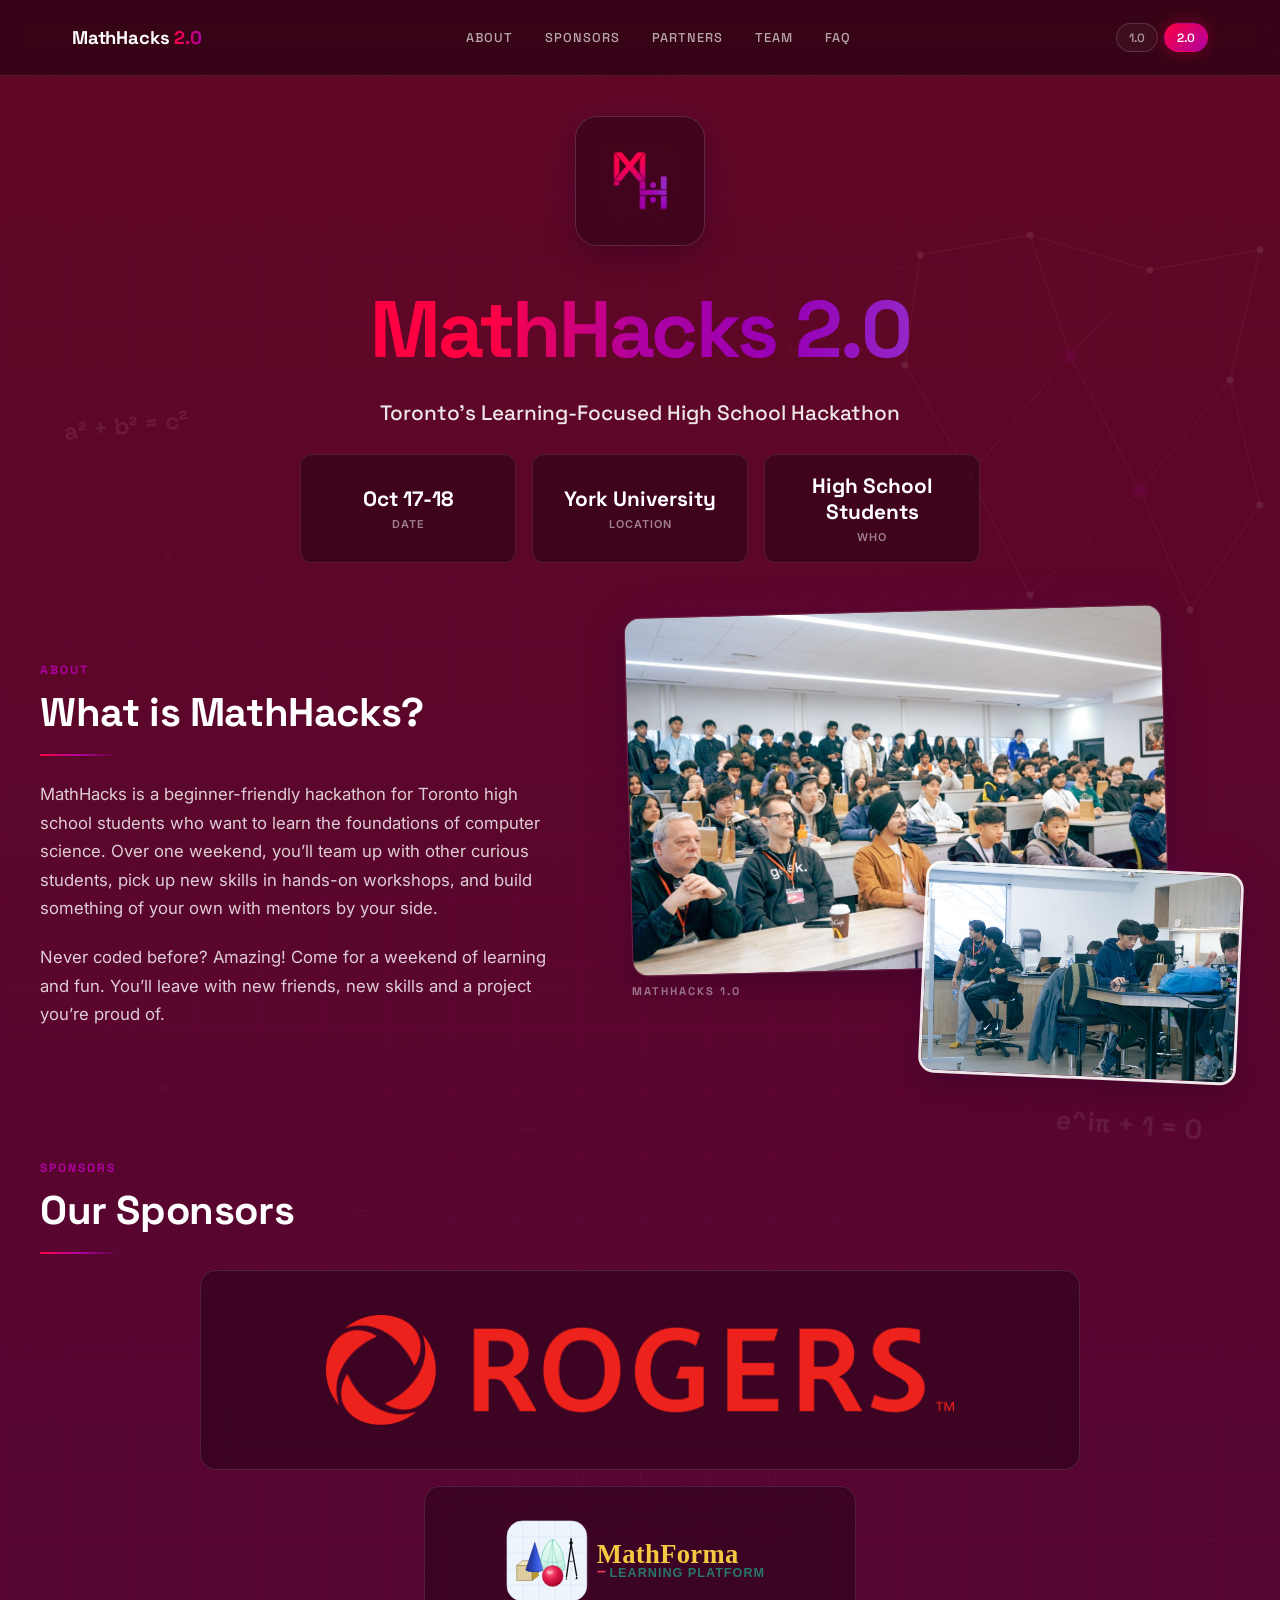
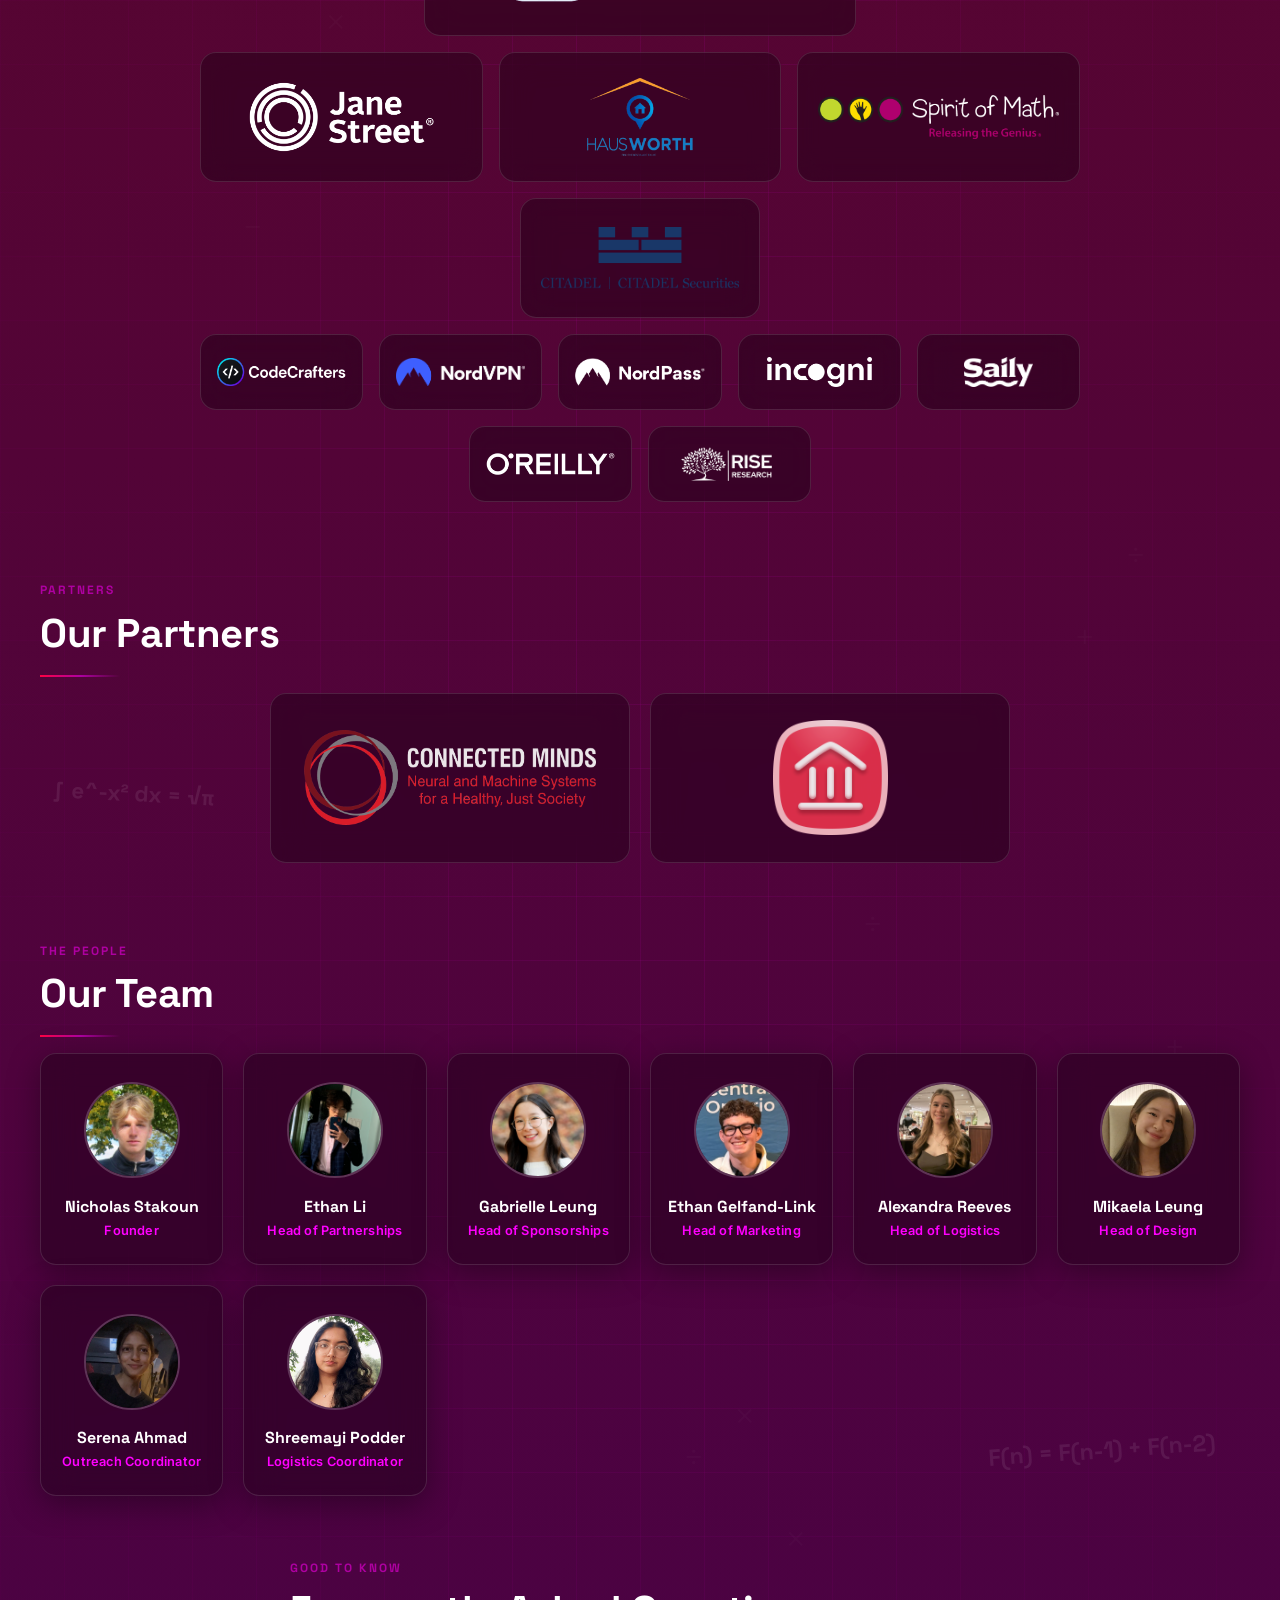
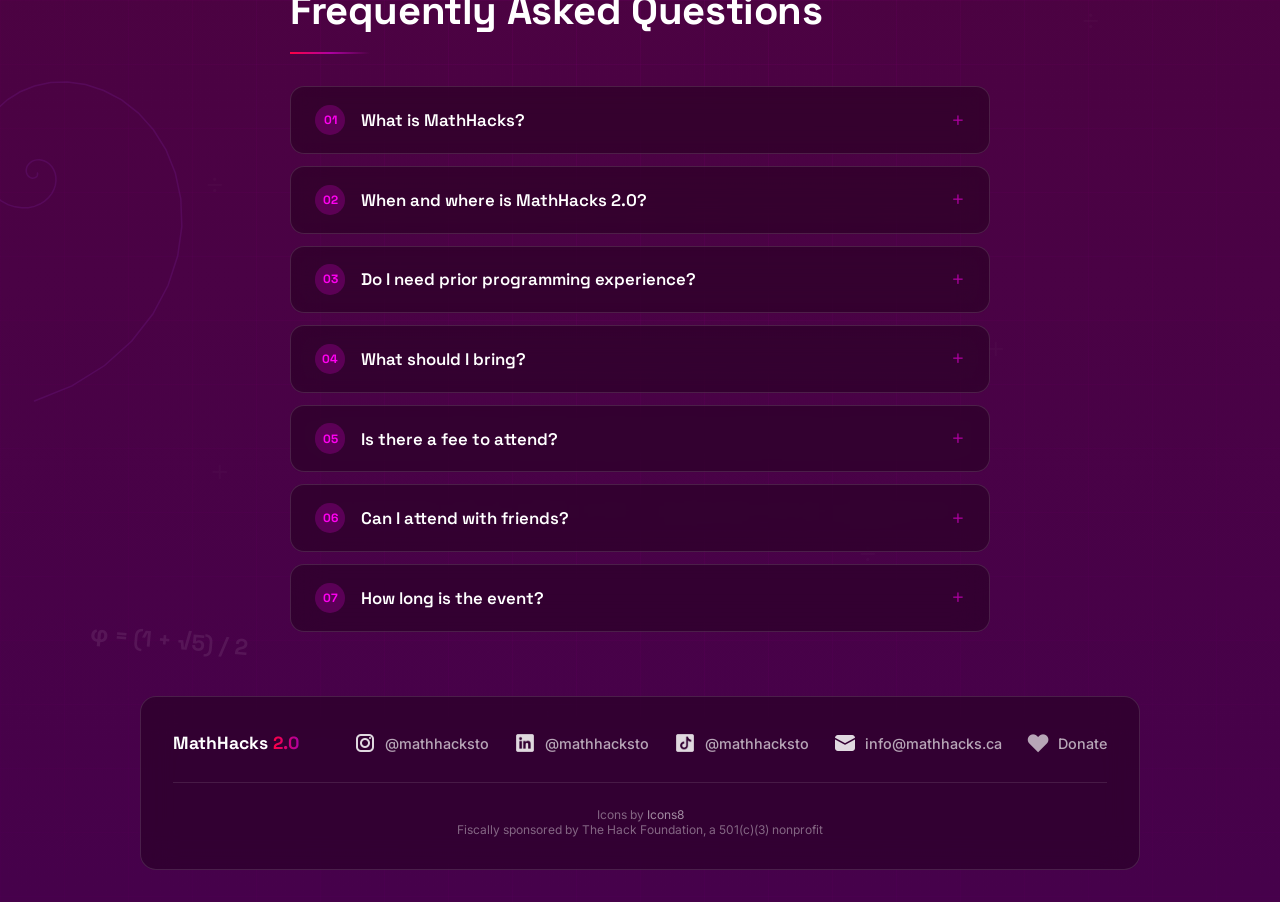
<file: index.html>
<!DOCTYPE html>
<html lang="en">
<head>
    <meta charset="UTF-8">
    <meta name="viewport" content="width=device-width, initial-scale=1.0">

    <!-- Primary Meta Tags -->
    <title>MathHacks 2.0 | Toronto High School Hackathon, Oct 17–18</title>
    <meta name="title" content="MathHacks 2.0 | Toronto High School Hackathon, Oct 17–18">
    <meta name="description" content="A free high school hackathon on Oct 17–18, 2026 at York University in Toronto. No coding experience needed — workshops, keynotes, and a weekend of building.">
    <meta name="keywords" content="mathhacks, mathhacks 2.0, hackathon, Toronto hackathon 2026, high school hackathon, York University, October 2026, programming, coding, computer science, math, student event, learn to code, free workshop">
    <meta name="author" content="MathHacks">

    <!-- Open Graph / Facebook -->
    <meta property="og:type" content="website">
    <meta property="og:url" content="https://mathhacks.ca/">
    <meta property="og:title" content="MathHacks 2.0 | Toronto High School Hackathon, Oct 17–18">
    <meta property="og:description" content="A free high school hackathon on Oct 17–18, 2026 at York University in Toronto. No coding experience needed — workshops, keynotes, and a weekend of building.">
    <meta property="og:image" content="https://mathhacks.ca/assets/logo/Logo%20(Plain).png">

    <!-- Twitter -->
    <meta property="twitter:card" content="summary_large_image">
    <meta property="twitter:url" content="https://mathhacks.ca/">
    <meta property="twitter:title" content="MathHacks 2.0 | Toronto High School Hackathon, Oct 17–18">
    <meta property="twitter:description" content="A free high school hackathon on Oct 17–18, 2026 at York University in Toronto. No coding experience needed — workshops, keynotes, and a weekend of building.">
    <meta property="twitter:image" content="https://mathhacks.ca/assets/logo/Logo%20(Plain).png">

    <!-- Favicon -->
    <link rel="icon" type="image/png" href="assets/logo/Logo%20Cropped.png">
    <link rel="apple-touch-icon" href="assets/logo/Logo%20Cropped.png">

    <!-- Canonical URL -->
    <link rel="canonical" href="https://mathhacks.ca/">

    <!-- Theme Color for Mobile Browsers -->
    <meta name="theme-color" content="#600723">

    <!-- Fonts -->
    <link href="https://fonts.googleapis.com/css2?family=Inter:wght@400;600;700&family=Space+Grotesk:wght@500;700&display=swap" rel="stylesheet">

    <!-- Stylesheet -->
    <link rel="stylesheet" href="styles-v2.css">

    <!-- Schema.org structured data -->
    <script type="application/ld+json">
    {
      "@context": "https://schema.org",
      "@type": "Event",
      "name": "MathHacks 2.0",
      "description": "MathHacks 2.0 is a free, beginner-friendly hackathon for high school students, running October 17–18, 2026 at York University in Toronto, Ontario. No coding experience needed — join workshops, keynotes, and a weekend of building with other students.",
      "url": "https://mathhacks.ca/",
      "startDate": "2026-10-17T09:00:00-04:00",
      "endDate": "2026-10-18T21:00:00-04:00",
      "eventStatus": "https://schema.org/EventScheduled",
      "eventAttendanceMode": "https://schema.org/OfflineEventAttendanceMode",
      "location": {
        "@type": "Place",
        "name": "Bergeron Centre for Engineering Excellence, Lassonde School of Engineering, York University",
        "address": {
          "@type": "PostalAddress",
          "streetAddress": "204 Bergeron Centre",
          "addressLocality": "North York",
          "addressRegion": "ON",
          "postalCode": "M3N 3A7",
          "addressCountry": "CA"
        }
      },
      "image": "https://mathhacks.ca/assets/logo/Logo%20(Plain).png",
      "organizer": {
        "@type": "Organization",
        "name": "MathHacks",
        "url": "https://mathhacks.ca",
        "email": "info@mathhacks.ca",
        "sameAs": [
          "https://www.instagram.com/mathhacksto",
          "https://www.linkedin.com/company/mathhacksto"
        ]
      },
      "isAccessibleForFree": true,
      "offers": {
        "@type": "Offer",
        "price": "0",
        "priceCurrency": "CAD",
        "availability": "https://schema.org/InStock",
        "url": "https://docs.google.com/forms/d/e/1FAIpQLSfFniTU-WaIQq7ldDA6q1zqVRHHX82vbjeQ5FOgetaW963qIQ/viewform?usp=dialog",
        "validFrom": "2026-09-13"
      },
      "audience": {
        "@type": "EducationalAudience",
        "educationalRole": "High School Student"
      }
    }
    </script>

    <!-- FAQ structured data -->
    <script type="application/ld+json">
{
  "@context": "https://schema.org",
  "@type": "FAQPage",
  "mainEntity": [
    {
      "@type": "Question",
      "name": "What is MathHacks?",
      "acceptedAnswer": {
        "@type": "Answer",
        "text": "MathHacks is a learning-focused hackathon designed for students interested in computer science. We'll be hosting an in-person event with exciting workshops, keynotes, mini-events, and much more!"
      }
    },
    {
      "@type": "Question",
      "name": "When and where is MathHacks 2.0?",
      "acceptedAnswer": {
        "@type": "Answer",
        "text": "MathHacks 2.0 runs October 17–18, 2026 at room 204 of the Bergeron Centre, Lassonde School of Engineering, York University (North York, Toronto), 9:00 AM to 9:00 PM both days."
      }
    },
    {
      "@type": "Question",
      "name": "Do I need prior programming experience?",
      "acceptedAnswer": {
        "@type": "Answer",
        "text": "No, you do not need any knowledge about programming to participate! MathHacks is designed to be beginner-friendly. You only need to be ready to learn!"
      }
    },
    {
      "@type": "Question",
      "name": "What should I bring?",
      "acceptedAnswer": {
        "@type": "Answer",
        "text": "Bring your laptop, charger, and readiness to learn! We'll provide all food and drink for the entire event."
      }
    },
    {
      "@type": "Question",
      "name": "Is there a fee to attend?",
      "acceptedAnswer": {
        "@type": "Answer",
        "text": "We're happy to say MathHacks is completely free! As long as you're a high school student, you're invited to come learn to code with us."
      }
    },
    {
      "@type": "Question",
      "name": "Can I attend with friends?",
      "acceptedAnswer": {
        "@type": "Answer",
        "text": "Absolutely! We encourage you to bring your friends. You can work together and learn as a team (Max. 4 people). It's a great way to make the event even more fun as well as educational!"
      }
    },
    {
      "@type": "Question",
      "name": "How long is the event?",
      "acceptedAnswer": {
        "@type": "Answer",
        "text": "MathHacks runs two days, Saturday and Sunday, from 9:00 AM to 9:00 PM each day."
      }
    }
  ]
}
    </script>
</head>
<body>
    <nav class="site-nav">
        <div class="site-nav-inner">
            <a href="#top" class="site-logo">MathHacks<span>2.0</span></a>
            <div class="site-nav-links">
                <a href="#about">About</a>
                <a href="#sponsors">Sponsors</a>
                <a href="#partners">Partners</a>
                <a href="#team">Team</a>
                <a href="#faq">FAQ</a>
            </div>
            <div class="site-nav-versions">
                <a href="v1/" class="version-pill">1.0</a>
                <a href="#top" class="version-pill active">2.0</a>
            </div>
        </div>
    </nav>

    <div class="cyber-grid"></div>

    <div class="bg-symbols">
        <div class="symbol">+</div>
        <div class="symbol">×</div>
        <div class="symbol">÷</div>
        <div class="symbol">−</div>
        <div class="symbol">+</div>
        <div class="symbol">×</div>
        <div class="symbol">÷</div>
        <div class="symbol">−</div>
        <div class="symbol">+</div>
        <div class="symbol">×</div>
        <div class="symbol">÷</div>
        <div class="symbol">−</div>
        <div class="symbol">+</div>
        <div class="symbol">×</div>
        <div class="symbol">÷</div>
        <div class="symbol">−</div>
        <div class="symbol">+</div>
        <div class="symbol">×</div>
        <div class="symbol">÷</div>
        <div class="symbol">−</div>
        <div class="symbol">+</div>
        <div class="symbol">×</div>
        <div class="symbol">÷</div>
        <div class="symbol">−</div>
        <div class="symbol">+</div>
        <div class="symbol">×</div>
        <div class="symbol">÷</div>
        <div class="symbol">−</div>
        <div class="symbol">+</div>
        <div class="symbol">×</div>
        <div class="symbol">÷</div>
        <div class="symbol">−</div>
    </div>

    <div class="container" id="top">
        <div class="math-decor md-1">a² + b² = c²</div>
        <div class="math-decor md-2">e^iπ + 1 = 0</div>
        <div class="math-decor md-3">∫ e^-x² dx = √π</div>
        <div class="math-decor md-4">F(n) = F(n-1) + F(n-2)</div>
        <div class="math-decor md-5">φ = (1 + √5) / 2</div>

        <svg class="bg-graph" viewBox="0 0 460 500" xmlns="http://www.w3.org/2000/svg" aria-hidden="true">
            <line class="edge" x1="60" y1="50" x2="170" y2="30"/>
            <line class="edge" x1="170" y1="30" x2="290" y2="65"/>
            <line class="edge" x1="290" y1="65" x2="400" y2="45"/>
            <line class="edge" x1="60" y1="50" x2="45" y2="160"/>
            <line class="edge" x1="170" y1="30" x2="210" y2="150"/>
            <line class="edge" x1="290" y1="65" x2="210" y2="150"/>
            <line class="edge" x1="400" y1="45" x2="370" y2="175"/>
            <line class="edge" x1="45" y1="160" x2="110" y2="270"/>
            <line class="edge" x1="210" y1="150" x2="110" y2="270"/>
            <line class="edge" x1="210" y1="150" x2="280" y2="285"/>
            <line class="edge" x1="370" y1="175" x2="280" y2="285"/>
            <line class="edge" x1="370" y1="175" x2="400" y2="300"/>
            <line class="edge" x1="110" y1="270" x2="170" y2="390"/>
            <line class="edge" x1="280" y1="285" x2="170" y2="390"/>
            <line class="edge" x1="280" y1="285" x2="330" y2="405"/>
            <line class="edge" x1="400" y1="300" x2="330" y2="405"/>

            <circle class="node" cx="60" cy="50" r="3.5"/>
            <circle class="node" cx="170" cy="30" r="3.5"/>
            <circle class="node" cx="290" cy="65" r="3.5"/>
            <circle class="node" cx="400" cy="45" r="3.5"/>
            <circle class="node" cx="45" cy="160" r="3.5"/>
            <circle class="node-glow" cx="210" cy="150" r="9"/>
            <circle class="node-key" cx="210" cy="150" r="4"/>
            <circle class="node" cx="370" cy="175" r="3.5"/>
            <circle class="node" cx="110" cy="270" r="3.5"/>
            <circle class="node-glow" cx="280" cy="285" r="9"/>
            <circle class="node-key" cx="280" cy="285" r="4"/>
            <circle class="node" cx="400" cy="300" r="3.5"/>
            <circle class="node" cx="170" cy="390" r="3.5"/>
            <circle class="node" cx="330" cy="405" r="3.5"/>
        </svg>

        <svg class="bg-spiral" viewBox="0 0 219.7 335.1" xmlns="http://www.w3.org/2000/svg" aria-hidden="true">
            <path d="M 67.3,99.1 L 67.4,99.6 L 67.4,100.2 L 67.3,100.8 L 67.1,101.5 L 66.8,102.1 L 66.4,102.7 L 65.8,103.2 L 65.1,103.6 L 64.3,103.9 L 63.4,104.1 L 62.4,104.2 L 61.4,104.0 L 60.4,103.7 L 59.4,103.2 L 58.5,102.4 L 57.7,101.5 L 57.0,100.4 L 56.4,99.1 L 56.1,97.6 L 56.1,96.1 L 56.3,94.5 L 56.8,92.8 L 57.7,91.2 L 58.9,89.7 L 60.4,88.4 L 62.2,87.2 L 64.3,86.4 L 66.6,85.9 L 69.1,85.8 L 71.8,86.2 L 74.4,87.0 L 77.0,88.4 L 79.5,90.3 L 81.7,92.8 L 83.5,95.7 L 84.9,99.1 L 85.7,102.9 L 85.8,106.9 L 85.2,111.2 L 83.8,115.5 L 81.6,119.7 L 78.5,123.6 L 74.5,127.2 L 69.8,130.1 L 64.3,132.4 L 58.2,133.7 L 51.6,133.9 L 44.8,132.9 L 37.8,130.7 L 31.0,127.0 L 24.6,122.0 L 18.8,115.6 L 14.0,107.9 L 10.5,99.1 L 8.4,89.2 L 8.0,78.6 L 9.6,67.5 L 13.2,56.2 L 19.1,45.2 L 27.2,34.8 L 37.5,25.5 L 50.0,17.8 L 64.3,12.0 L 80.3,8.6 L 97.4,8.0 L 115.4,10.5 L 133.6,16.5 L 151.5,25.9 L 168.3,39.1 L 183.3,55.8 L 195.9,75.9 L 205.2,99.1 L 210.7,124.9 L 211.7,152.7 L 207.6,181.8 L 198.0,211.3 L 182.7,240.1 L 161.4,267.3 L 134.4,291.6 L 101.8,312.0 L 64.3,327.1"/>
        </svg>

        <main class="content">
            <header class="logo-container">
                <div class="logo">
                    <img src="assets/logo/Logo (Plain).png" alt="MathHacks" class="brand-logo" width="212" height="212">
                </div>
                <h1 class="title">MathHacks 2.0</h1>
                <p class="subtitle">Toronto's Learning-Focused High School Hackathon</p>
            </header>

            <div class="hero-stats">
                <div class="hero-stat">
                    <span class="hero-stat-value">Oct 17-18</span>
                    <span class="hero-stat-label">Date</span>
                </div>
                <div class="hero-stat">
                    <span class="hero-stat-value">York University</span>
                    <span class="hero-stat-label">Location</span>
                </div>
                <div class="hero-stat">
                    <span class="hero-stat-value">High School Students</span>
                    <span class="hero-stat-label">Who</span>
                </div>
            </div>

            <section class="about-section" id="about">
                <div class="about-text">
                    <h2 class="about-title">What is MathHacks?</h2>
                    <p>
                        MathHacks is a beginner-friendly hackathon for Toronto high school students who want to learn the foundations of computer science. Over one weekend, you’ll team up with other curious students, pick up new skills in hands-on workshops, and build something of your own with mentors by your side.
                    </p>
                    <p>
                        Never coded before? Amazing! Come for a weekend of learning and fun. You’ll leave with new friends, new skills and a project you’re proud of.
                    </p>
                </div>
                <div class="about-photos">
                    <figure class="about-photo about-photo-main">
                        <img src="assets/photos/about-crowd.jpg" alt="A full lecture hall of students at MathHacks 1.0" width="1200" height="802" loading="lazy">
                    </figure>
                    <figure class="about-photo about-photo-inset">
                        <img src="assets/photos/about-working.jpg" alt="Students working on their projects at MathHacks 1.0" width="1200" height="802" loading="lazy">
                    </figure>
                    <span class="about-photo-caption">MathHacks 1.0</span>
                </div>
            </section>

            <div class="sponsors-section" id="sponsors">
                <h2 class="sponsors-title">Our Sponsors</h2>
                <div class="sponsor-tiers">
                    <div class="sponsor-tier sponsor-tier-platinum">
                        <a href="https://www.rogers.com" class="sponsor-card sponsor-card-platinum" target="_blank" rel="sponsored noopener">
                            <div class="sponsor-logo-placeholder">
                                <img src="assets/sponsors/Rogers_logo.png" alt="Rogers">
                            </div>
                        </a>
                    </div>
                    <div class="sponsor-tier sponsor-tier-gold">
                        <a href="https://www.mathforma.com" class="sponsor-card sponsor-card-premium" target="_blank" rel="sponsored noopener">
                            <div class="sponsor-logo-placeholder">
                                <img src="assets/sponsors/mathforma-logo.svg" alt="MathForma">
                            </div>
                        </a>
                    </div>
                    <div class="sponsor-tier sponsor-tier-silver">
                        <a href="https://www.janestreet.com" class="sponsor-card sponsor-card-silver" target="_blank" rel="sponsored noopener">
                            <div class="sponsor-logo-placeholder">
                                <img src="assets/sponsors/Jane_Street_white.png" alt="Jane Street">
                            </div>
                        </a>
                        <a href="https://hausworth.com" class="sponsor-card sponsor-card-silver" target="_blank" rel="sponsored noopener">
                            <div class="sponsor-logo-placeholder">
                                <img src="assets/sponsors/HausWorth_Sq-final-01-removebg-preview.png" alt="HausWorth">
                            </div>
                        </a>
                        <a href="https://www.spiritofmath.com/" class="sponsor-card sponsor-card-silver" target="_blank" rel="sponsored noopener">
                            <div class="sponsor-logo-placeholder">
                                <img src="assets/sponsors/SpiritOfMath_white.png" alt="Spirit of Math">
                            </div>
                        </a>
                    </div>
                    <div class="sponsor-tier sponsor-tier-bronze">
                        <a href="https://www.citadel.com" class="sponsor-card sponsor-card-bronze" target="_blank" rel="sponsored noopener">
                            <div class="sponsor-logo-placeholder">
                                <img src="assets/sponsors/Citadel_CSEC_Dual_Logo_Stacked.png" alt="Citadel">
                            </div>
                        </a>
                    </div>
                    <div class="sponsor-tier sponsor-tier-inkind">
                        <a href="https://codecrafters.io" class="sponsor-card sponsor-card-small" target="_blank" rel="sponsored noopener">
                            <div class="sponsor-logo-placeholder">
                                <img src="assets/sponsors/CodeCrafters.io full logo (White text).png" alt="CodeCrafters">
                            </div>
                        </a>
                        <a href="https://nordvpn.com/hackathons" class="sponsor-card sponsor-card-small" target="_blank" rel="sponsored noopener">
                            <div class="sponsor-logo-placeholder">
                                <img src="assets/sponsors/NordVPN_Logo_RGB_Primary_Blue_White (1).png" alt="NordVPN">
                            </div>
                        </a>
                        <a href="https://nordpass.com" class="sponsor-card sponsor-card-small" target="_blank" rel="sponsored noopener">
                            <div class="sponsor-logo-placeholder">
                                <img src="assets/sponsors/NordPass-white-horizontal (2).png" alt="NordPass">
                            </div>
                        </a>
                        <a href="https://incogni.com" class="sponsor-card sponsor-card-small" target="_blank" rel="sponsored noopener">
                            <div class="sponsor-logo-placeholder">
                                <img src="assets/sponsors/Incogni_logo_white_better_quality.png" alt="Incogni">
                            </div>
                        </a>
                        <a href="https://saily.com" class="sponsor-card sponsor-card-small" target="_blank" rel="sponsored noopener">
                            <div class="sponsor-logo-placeholder">
                                <img src="assets/sponsors/saily-logo-white (3).png" alt="Saily">
                            </div>
                        </a>
                        <a href="https://www.oreilly.com" class="sponsor-card sponsor-card-small" target="_blank" rel="sponsored noopener">
                            <div class="sponsor-logo-placeholder">
                                <img src="assets/sponsors/OReilly_logo_white_rgb.png" alt="O'Reilly">
                            </div>
                        </a>
                        <a href="https://riseglobaleducation.com/" class="sponsor-card sponsor-card-small" target="_blank" rel="sponsored noopener">
                            <div class="sponsor-logo-placeholder">
                                <img src="assets/sponsors/RISE_White.png" alt="RISE">
                            </div>
                        </a>
                    </div>
                </div>
            </div>

            <div class="partners-section" id="partners">
                <h2 class="partners-title">Our Partners</h2>
                <div class="partners-container">
                    <a href="https://www.yorku.ca/research/connected-minds/" class="partner-card" target="_blank" rel="noopener">
                        <div class="partner-logo-placeholder">
                            <img src="assets/sponsors/Connected_Minds_white.png" alt="Connected Minds">
                        </div>
                    </a>
                    <a href="https://hackclub.com/bank/" class="partner-card" target="_blank" rel="noopener">
                        <div class="partner-logo-placeholder">
                            <img src="assets/sponsors/hcb-light.png" alt="Hack Club Bank">
                        </div>
                    </a>
                </div>
            </div>

            <div class="team-section" id="team">
                <h2 class="team-title">Our Team</h2>
                <div class="team-container">
                    <a href="https://www.linkedin.com/in/nstakoun/" class="team-card" target="_blank" rel="noopener">
                        <img src="assets/team/Nick.png" alt="Nicholas Stakoun" class="team-photo">
                        <div class="team-name">Nicholas Stakoun</div>
                        <div class="team-role">Founder</div>
                    </a>
                    <div class="team-card">
                        <img src="assets/team/Ethan L.png" alt="Ethan Li" class="team-photo">
                        <div class="team-name">Ethan Li</div>
                        <div class="team-role">Head of Partnerships</div>
                    </div>
                    <div class="team-card">
                        <img src="assets/team/Gabby.png" alt="Gabrielle Leung" class="team-photo">
                        <div class="team-name">Gabrielle Leung</div>
                        <div class="team-role">Head of Sponsorships</div>
                    </div>
                    <div class="team-card">
                        <img src="assets/team/Ethan G.png" alt="Ethan Gelfand-Link" class="team-photo">
                        <div class="team-name">Ethan Gelfand-Link</div>
                        <div class="team-role">Head of Marketing</div>
                    </div>
                    <div class="team-card">
                        <img src="assets/team/Alex.jpg" alt="Alexandra Reeves" class="team-photo">
                        <div class="team-name">Alexandra Reeves</div>
                        <div class="team-role">Head of Logistics</div>
                    </div>
                    <div class="team-card">
                        <img src="assets/team/Mikaela.png" alt="Mikaela Leung" class="team-photo">
                        <div class="team-name">Mikaela Leung</div>
                        <div class="team-role">Head of Design</div>
                    </div>
                    <div class="team-card">
                        <img src="assets/team/Serena.jpg" alt="Serena Ahmad" class="team-photo team-photo-top">
                        <div class="team-name">Serena Ahmad</div>
                        <div class="team-role">Outreach Coordinator</div>
                    </div>
                    <div class="team-card">
                        <img src="assets/team/Shreemayi.jpg" alt="Shreemayi Podder" class="team-photo team-photo-top">
                        <div class="team-name">Shreemayi Podder</div>
                        <div class="team-role">Logistics Coordinator</div>
                    </div>
                </div>
            </div>

            <div class="faq-section" id="faq">
                <h2 class="faq-title">Frequently Asked Questions</h2>
                <div class="faq-container">
                    <div class="faq-item">
                        <button class="faq-question">
                            What is MathHacks?
                            <span class="faq-icon">+</span>
                        </button>
                        <div class="faq-answer">
                            <p>MathHacks is a learning-focused hackathon designed for students interested in computer science. We'll be hosting an in-person event with exciting workshops, keynotes, mini-events, and much more!</p>
                        </div>
                    </div>

                    <div class="faq-item">
                        <button class="faq-question">
                            When and where is MathHacks 2.0?
                            <span class="faq-icon">+</span>
                        </button>
                        <div class="faq-answer">
                            <p>MathHacks 2.0 runs October 17–18, 2026 at room 204 of the Bergeron Centre, Lassonde School of Engineering, York University (North York, Toronto), 9:00 AM to 9:00 PM both days.</p>
                        </div>
                    </div>

                    <div class="faq-item">
                        <button class="faq-question">
                            Do I need prior programming experience?
                            <span class="faq-icon">+</span>
                        </button>
                        <div class="faq-answer">
                            <p>No, you do not need any knowledge about programming to participate! MathHacks is designed to be beginner-friendly. You only need to be ready to learn!</p>
                        </div>
                    </div>

                    <div class="faq-item">
                        <button class="faq-question">
                            What should I bring?
                            <span class="faq-icon">+</span>
                        </button>
                        <div class="faq-answer">
                            <p>Bring your laptop, charger, and readiness to learn! We'll provide all food and drink for the entire event.</p>
                        </div>
                    </div>

                    <div class="faq-item">
                        <button class="faq-question">
                            Is there a fee to attend?
                            <span class="faq-icon">+</span>
                        </button>
                        <div class="faq-answer">
                            <p>We're happy to say MathHacks is completely free! As long as you're a high school student, you're invited to come learn to code with us.</p>
                        </div>
                    </div>

                    <div class="faq-item">
                        <button class="faq-question">
                            Can I attend with friends?
                            <span class="faq-icon">+</span>
                        </button>
                        <div class="faq-answer">
                            <p>Absolutely! We encourage you to bring your friends. You can work together and learn as a team (Max. 4 people). It's a great way to make the event even more fun as well as educational!</p>
                        </div>
                    </div>

                    <div class="faq-item">
                        <button class="faq-question">
                            How long is the event?
                            <span class="faq-icon">+</span>
                        </button>
                        <div class="faq-answer">
                            <p>MathHacks runs two days, Saturday and Sunday, from 9:00 AM to 9:00 PM each day.</p>
                        </div>
                    </div>
                </div>
            </div>

            <footer class="site-footer">
                <div class="footer-top">
                    <div class="footer-brand">MathHacks<span>2.0</span></div>
                    <div class="social-links">
                        <a href="https://www.instagram.com/mathhacksto" class="social-link" target="_blank" rel="noopener">
                            <img src="assets/icons8-instagram-48.png" alt="Instagram" class="social-icon" width="24" height="24"> @mathhacksto
                        </a>
                        <a href="https://www.linkedin.com/company/mathhacksto" class="social-link" target="_blank" rel="noopener">
                            <img src="assets/icons8-linkedin-60.png" alt="LinkedIn" class="social-icon" width="24" height="24"> @mathhacksto
                        </a>
                        <a href="https://www.tiktok.com/@mathhacksto" class="social-link" target="_blank" rel="noopener">
                            <img src="assets/icons8-tiktok-60.png" alt="TikTok" class="social-icon" width="24" height="24"> @mathhacksto
                        </a>
                        <a href="mailto:info@mathhacks.ca" class="social-link">
                            <img src="assets/icons8-email-48.png" alt="Email" class="social-icon" width="24" height="24"> info@mathhacks.ca
                        </a>
                        <a href="https://hcb.hackclub.com/donations/start/mathhacks-hackathon" class="social-link" target="_blank" rel="noopener">
                            <span style="font-size: 24px; display: inline-block; width: 24px; text-align: center;">♥</span> Donate
                        </a>
                    </div>
                </div>
                <p class="icons-attribution">Icons by <a href="https://icons8.com" target="_blank" rel="noopener">Icons8</a> <br>Fiscally sponsored by The Hack Foundation, a 501(c)(3) nonprofit</p>
            </footer>
        </main>

    </div>

    <script>
        // FAQ Accordion functionality
        document.addEventListener('DOMContentLoaded', function() {
            const faqItems = document.querySelectorAll('.faq-item');

            faqItems.forEach(item => {
                const question = item.querySelector('.faq-question');

                question.addEventListener('click', () => {
                    // Close other items
                    faqItems.forEach(otherItem => {
                        if (otherItem !== item && otherItem.classList.contains('active')) {
                            otherItem.classList.remove('active');
                        }
                    });

                    // Toggle current item
                    item.classList.toggle('active');
                });
            });
        });
    </script>
</body>
</html>
</file>
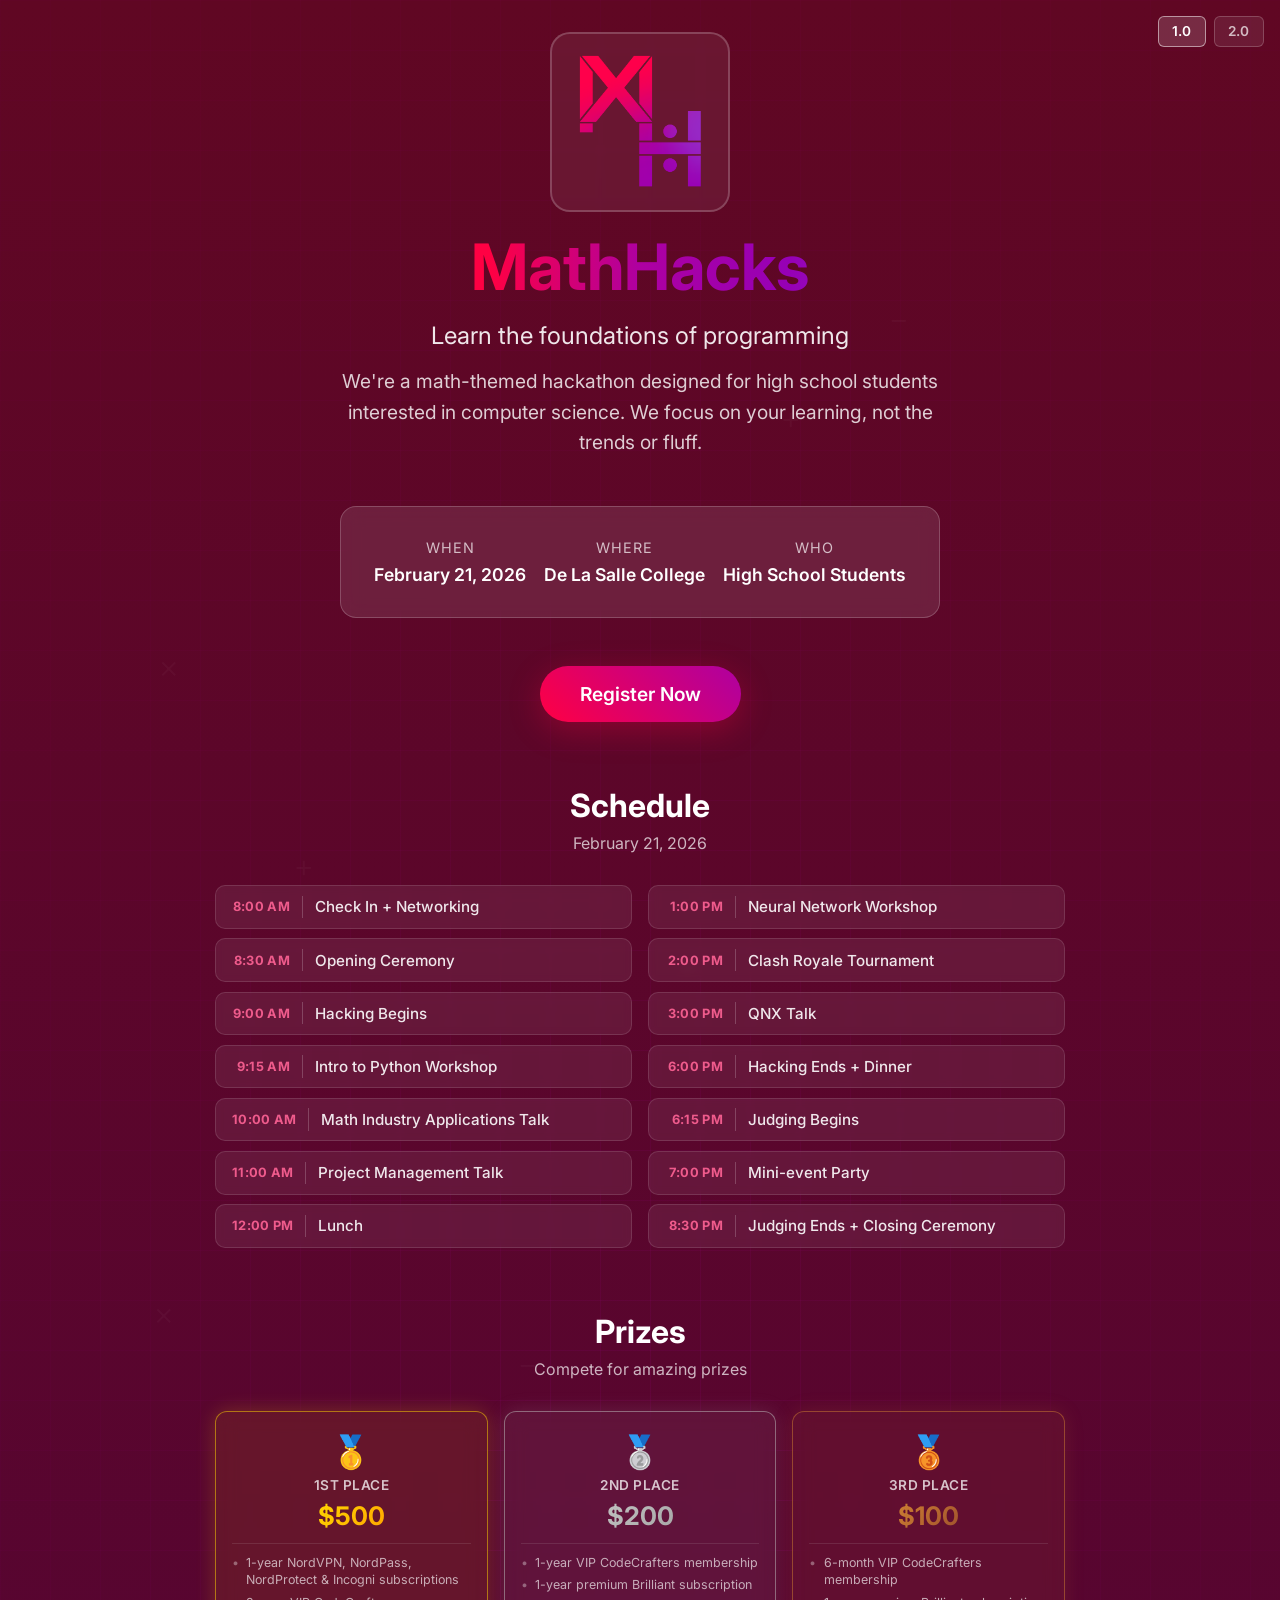
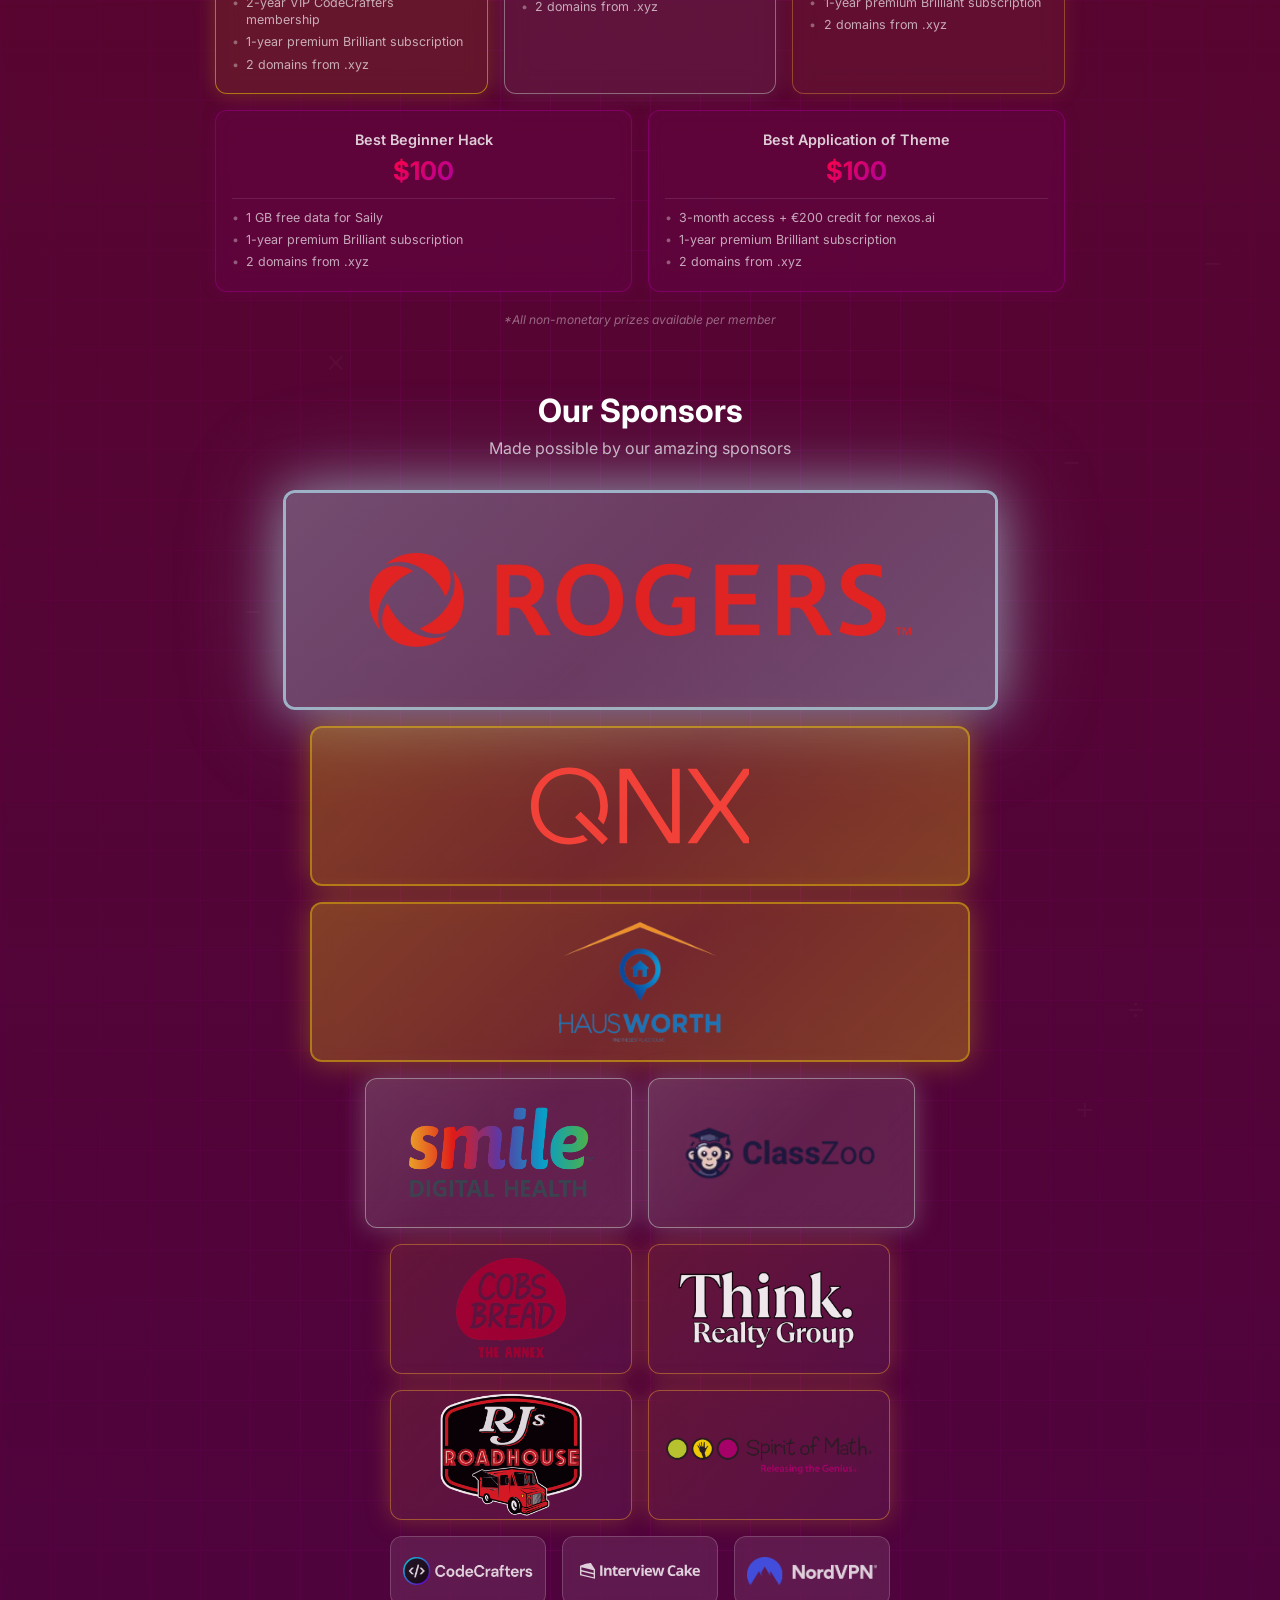
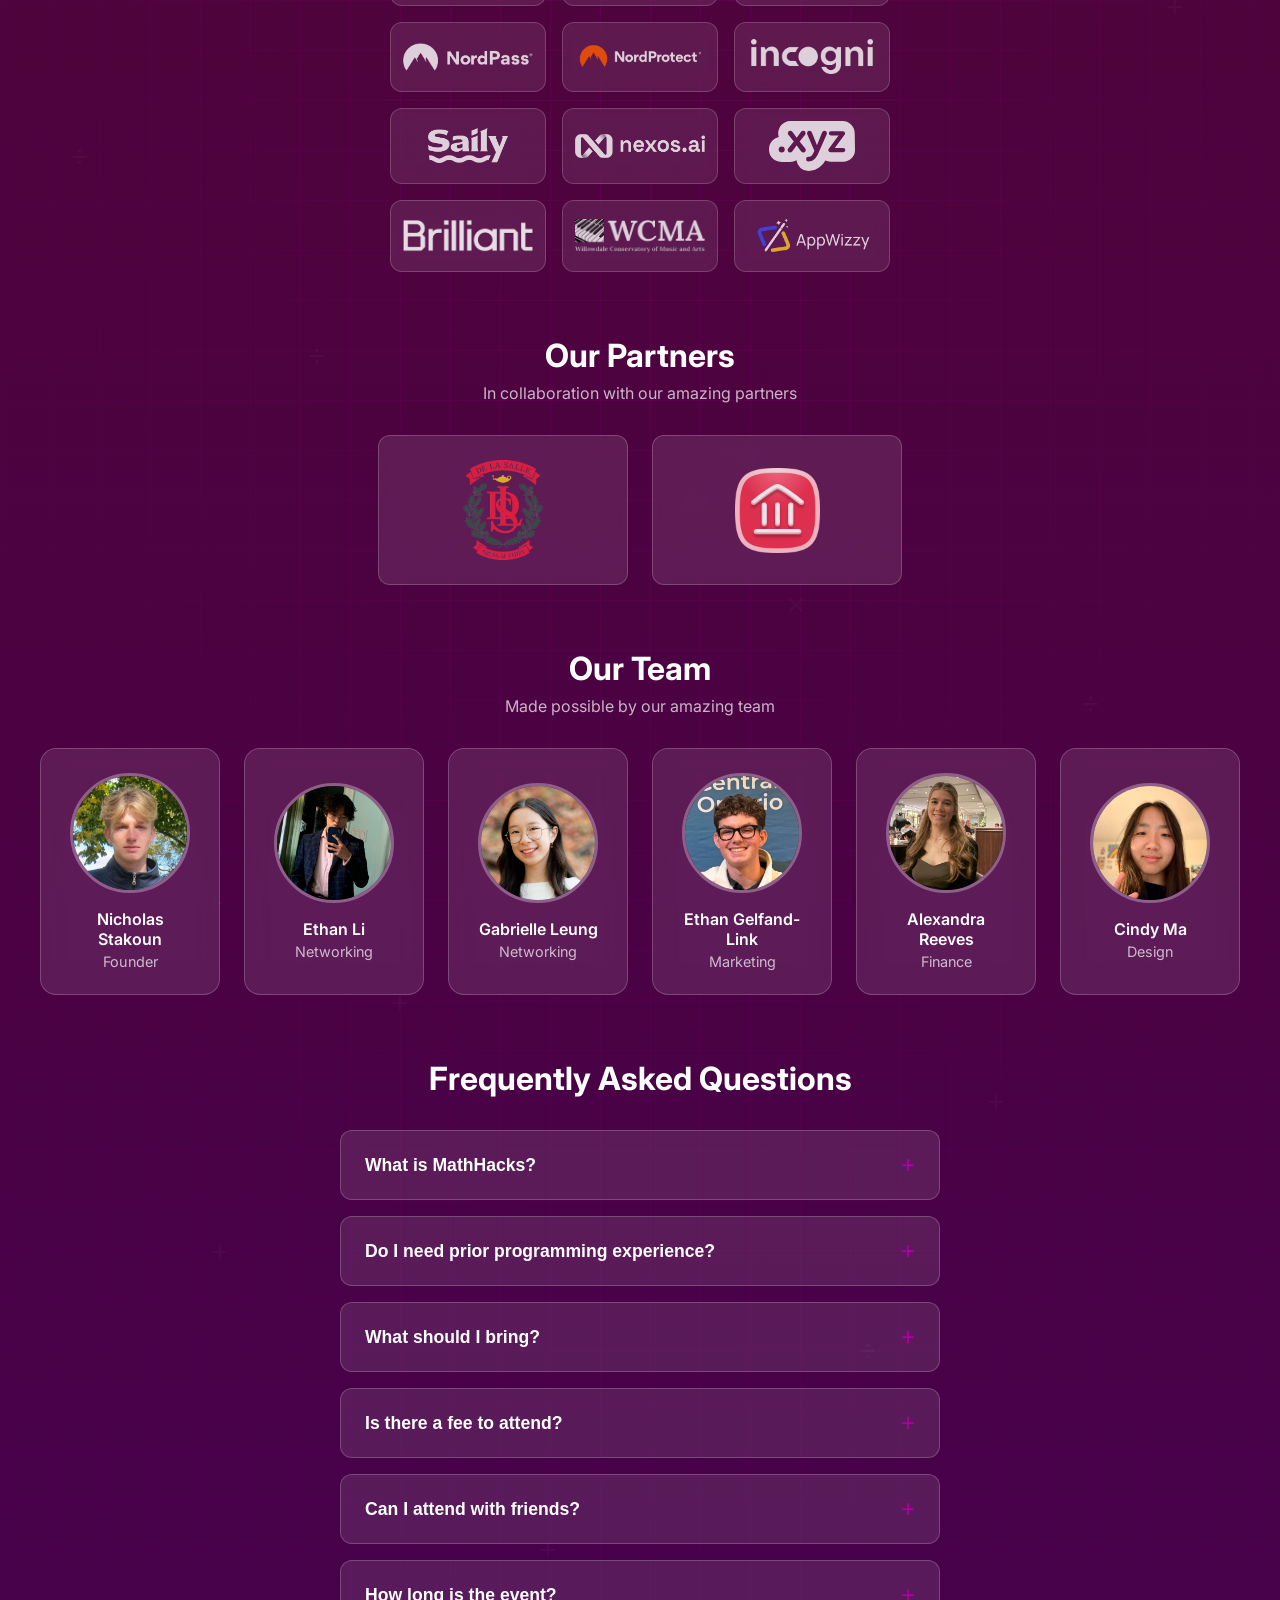
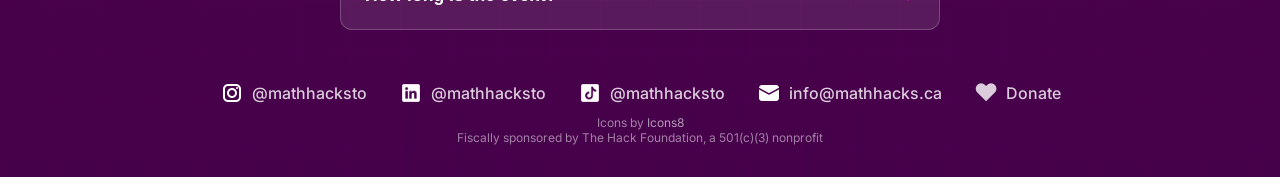
<file: v1/index.html>
<!DOCTYPE html>
<html lang="en">
<head>
    <meta charset="UTF-8">
    <meta name="viewport" content="width=device-width, initial-scale=1.0">

    <!-- Primary Meta Tags -->
    <title>MathHacks 1.0 | Toronto High School Hackathon, February 2026</title>
    <meta name="title" content="MathHacks 1.0 | Toronto High School Hackathon, February 2026">
    <meta name="description" content="MathHacks 1.0 was a free high school hackathon held February 21, 2026 at De La Salle College in Toronto. Recap of our first event: workshops, keynotes, prizes and student projects.">
    <meta name="keywords" content="mathhacks, hackathon, high school, programming, coding, computer science, math, Toronto, student event, learn to code, free workshop">
    <meta name="author" content="MathHacks">

    <!-- Open Graph / Facebook -->
    <meta property="og:type" content="website">
    <meta property="og:url" content="https://mathhacks.ca/v1/">
    <meta property="og:title" content="MathHacks 1.0 | Toronto High School Hackathon, February 2026">
    <meta property="og:description" content="MathHacks 1.0 was a free high school hackathon held February 21, 2026 at De La Salle College in Toronto. Recap of our first event: workshops, keynotes, prizes and student projects.">
    <meta property="og:image" content="https://mathhacks.ca/assets/logo/Logo%20(Plain).png">

    <!-- Twitter -->
    <meta property="twitter:card" content="summary_large_image">
    <meta property="twitter:url" content="https://mathhacks.ca/v1/">
    <meta property="twitter:title" content="MathHacks 1.0 | Toronto High School Hackathon, February 2026">
    <meta property="twitter:description" content="MathHacks 1.0 was a free high school hackathon held February 21, 2026 at De La Salle College in Toronto. Recap of our first event: workshops, keynotes, prizes and student projects.">
    <meta property="twitter:image" content="https://mathhacks.ca/assets/logo/Logo%20(Plain).png">

    <!-- Favicon -->
    <link rel="icon" type="image/png" href="../assets/logo/Logo%20Cropped.png">
    <link rel="apple-touch-icon" href="../assets/logo/Logo%20Cropped.png">

    <!-- Canonical URL -->
    <link rel="canonical" href="https://mathhacks.ca/v1/">

    <!-- Theme Color for Mobile Browsers -->
    <meta name="theme-color" content="#600723">

    <!-- Fonts -->
    <link href="https://fonts.googleapis.com/css2?family=Inter:wght@400;600;700&display=swap" rel="stylesheet">

    <!-- Stylesheet -->
    <link rel="stylesheet" href="../styles.css">

    <!-- Schema.org structured data -->
    <script type="application/ld+json">
    {
      "@context": "https://schema.org",
      "@type": "Event",
      "name": "MathHacks",
      "description": "MathHacks 1.0 was a free high school hackathon held February 21, 2026 at De La Salle College in Toronto. Recap of our first event: workshops, keynotes, prizes and student projects.",
      "startDate": "2026-02-21T08:00",
      "endDate": "2026-02-21T21:00",
      "eventStatus": "https://schema.org/EventScheduled",
      "eventAttendanceMode": "https://schema.org/OfflineEventAttendanceMode",
      "location": {
        "@type": "Place",
        "name": "De La Salle College",
        "address": {
          "@type": "PostalAddress",
          "addressLocality": "Toronto",
          "addressRegion": "ON",
          "addressCountry": "CA"
        }
      },
      "image": "https://mathhacks.ca/assets/logo/Logo%20(Plain).png",
      "organizer": {
        "@type": "Organization",
        "name": "MathHacks",
        "url": "https://mathhacks.ca/v1",
        "email": "info@mathhacks.ca",
        "sameAs": [
          "https://www.instagram.com/mathhacksto",
          "https://www.linkedin.com/company/mathhacksto"
        ]
      },
      "isAccessibleForFree": true,
      "offers": {
        "@type": "Offer",
        "price": "0",
        "priceCurrency": "CAD",
        "availability": "https://schema.org/InStock",
        "url": "https://docs.google.com/forms/d/e/1FAIpQLSdiec4_xcR6azpYiBN8SJvce6w_6E8o4dXXQrfOchMb_ETV6w/viewform?usp=dialog",
        "validFrom": "2025-01-01"
      },
      "audience": {
        "@type": "EducationalAudience",
        "educationalRole": "High School Student"
      }
    }
    </script>
    <style>
        .version-nav {
            position: fixed;
            top: 1rem;
            right: 1rem;
            z-index: 100;
            display: flex;
            gap: 0.5rem;
        }
        .version-nav a {
            display: inline-block;
            padding: 0.4rem 0.85rem;
            border-radius: 6px;
            font-family: 'Inter', sans-serif;
            font-size: 0.85rem;
            font-weight: 600;
            text-decoration: none;
            color: rgba(255, 255, 255, 0.7);
            border: 1px solid rgba(255, 255, 255, 0.2);
            background: rgba(255, 255, 255, 0.08);
            transition: background 0.2s, color 0.2s, border-color 0.2s;
        }
        .version-nav a:hover {
            background: rgba(255, 255, 255, 0.18);
            color: #fff;
            border-color: rgba(255, 255, 255, 0.4);
        }
        .version-nav a.active {
            color: #fff;
            border-color: rgba(255, 255, 255, 0.5);
            background: rgba(255, 255, 255, 0.15);
        }
    </style>
</head>
<body>
    <nav class="version-nav">
        <a href="#" class="active">1.0</a>
        <a href="../">2.0</a>
    </nav>
    <div class="cyber-grid"></div>
    
    <div class="bg-symbols">
        <div class="symbol">+</div>
        <div class="symbol">×</div>
        <div class="symbol">÷</div>
        <div class="symbol">−</div>
        <div class="symbol">+</div>
        <div class="symbol">×</div>
        <div class="symbol">÷</div>
        <div class="symbol">−</div>
        <div class="symbol">+</div>
        <div class="symbol">×</div>
        <div class="symbol">÷</div>
        <div class="symbol">−</div>
        <div class="symbol">+</div>
        <div class="symbol">×</div>
        <div class="symbol">÷</div>
        <div class="symbol">−</div>
        <div class="symbol">+</div>
        <div class="symbol">×</div>
        <div class="symbol">÷</div>
        <div class="symbol">−</div>
        <div class="symbol">+</div>
        <div class="symbol">×</div>
        <div class="symbol">÷</div>
        <div class="symbol">−</div>
        <div class="symbol">+</div>
        <div class="symbol">×</div>
        <div class="symbol">÷</div>
        <div class="symbol">−</div>
        <div class="symbol">+</div>
        <div class="symbol">×</div>
        <div class="symbol">÷</div>
        <div class="symbol">−</div>
    </div>

    <div class="container">
        <main class="content">
            <header class="logo-container">
                <div class="logo">
                    <img src="../assets/logo/Logo (Plain).png" alt="MathHacks" class="brand-logo" width="212" height="212">
                </div>
                <h1 class="title">MathHacks</h1>
                <p class="subtitle">Learn the foundations of programming</p>
                <p class="description">
                    We're a math-themed hackathon designed for high school students interested in computer science. We focus on your learning, not the trends or fluff.
                </p>
            </header>

            <div class="event-details">
                <div class="event-info">
                    <div class="info-item">
                        <div class="info-label">When</div>
                        <div class="info-value">February 21, 2026</div>
                    </div>
                    <div class="info-item">
                        <div class="info-label">Where</div>
                        <div class="info-value">De La Salle College</div>
                    </div>
                    <div class="info-item">
                        <div class="info-label">Who</div>
                        <div class="info-value">High School Students</div>
                    </div>
                </div>
            </div>

            <a href="https://docs.google.com/forms/d/e/1FAIpQLSdiec4_xcR6azpYiBN8SJvce6w_6E8o4dXXQrfOchMb_ETV6w/viewform?usp=dialog" class="cta-button" target="_blank" rel="noopener">
                Register Now
            </a>

            <div class="schedule-section">
                <h2 class="schedule-title">Schedule</h2>
                <p class="schedule-description">February 21, 2026</p>
                <div class="schedule-container">
                    <div class="schedule-col">
                        <div class="schedule-item">
                            <div class="schedule-time">8:00 AM</div>
                            <div class="schedule-divider"></div>
                            <div class="schedule-event">Check In + Networking</div>
                        </div>
                        <div class="schedule-item">
                            <div class="schedule-time">8:30 AM</div>
                            <div class="schedule-divider"></div>
                            <div class="schedule-event">Opening Ceremony</div>
                        </div>
                        <div class="schedule-item">
                            <div class="schedule-time">9:00 AM</div>
                            <div class="schedule-divider"></div>
                            <div class="schedule-event">Hacking Begins</div>
                        </div>
                        <div class="schedule-item">
                            <div class="schedule-time">9:15 AM</div>
                            <div class="schedule-divider"></div>
                            <div class="schedule-event">Intro to Python Workshop</div>
                        </div>
                        <div class="schedule-item">
                            <div class="schedule-time">10:00 AM</div>
                            <div class="schedule-divider"></div>
                            <div class="schedule-event">Math Industry Applications Talk</div>
                        </div>
                        <div class="schedule-item">
                            <div class="schedule-time">11:00 AM</div>
                            <div class="schedule-divider"></div>
                            <div class="schedule-event">Project Management Talk</div>
                        </div>
                        <div class="schedule-item">
                            <div class="schedule-time">12:00 PM</div>
                            <div class="schedule-divider"></div>
                            <div class="schedule-event">Lunch</div>
                        </div>
                    </div>
                    <div class="schedule-col">
                        <div class="schedule-item">
                            <div class="schedule-time">1:00 PM</div>
                            <div class="schedule-divider"></div>
                            <div class="schedule-event">Neural Network Workshop</div>
                        </div>
                        <div class="schedule-item">
                            <div class="schedule-time">2:00 PM</div>
                            <div class="schedule-divider"></div>
                            <div class="schedule-event">Clash Royale Tournament</div>
                        </div>
                        <div class="schedule-item">
                            <div class="schedule-time">3:00 PM</div>
                            <div class="schedule-divider"></div>
                            <div class="schedule-event">QNX Talk</div>
                        </div>
                        <div class="schedule-item">
                            <div class="schedule-time">6:00 PM</div>
                            <div class="schedule-divider"></div>
                            <div class="schedule-event">Hacking Ends + Dinner</div>
                        </div>
                        <div class="schedule-item">
                            <div class="schedule-time">6:15 PM</div>
                            <div class="schedule-divider"></div>
                            <div class="schedule-event">Judging Begins</div>
                        </div>
                        <div class="schedule-item">
                            <div class="schedule-time">7:00 PM</div>
                            <div class="schedule-divider"></div>
                            <div class="schedule-event">Mini-event Party</div>
                        </div>
                        <div class="schedule-item">
                            <div class="schedule-time">8:30 PM</div>
                            <div class="schedule-divider"></div>
                            <div class="schedule-event">Judging Ends + Closing Ceremony</div>
                        </div>
                    </div>
                </div> 
            </div>

            <div class="prizes-section">
                <h2 class="prizes-title">Prizes</h2>
                <p class="prizes-description">Compete for amazing prizes</p>
                <div class="prizes-container">
                    <div class="prizes-overall">
                        <div class="prize-card prize-first">
                            <div class="prize-medal">🥇</div>
                            <div class="prize-place">1st Place</div>
                            <div class="prize-amount">$500</div>
                            <ul class="prize-perks">
                                <li>1-year NordVPN, NordPass, NordProtect &amp; Incogni subscriptions</li>
                                <li>2-year VIP CodeCrafters membership</li>
                                <li>1-year premium Brilliant subscription</li>
                                <li>2 domains from .xyz</li>
                            </ul>
                        </div>
                        <div class="prize-card prize-second">
                            <div class="prize-medal">🥈</div>
                            <div class="prize-place">2nd Place</div>
                            <div class="prize-amount">$200</div>
                            <ul class="prize-perks">
                                <li>1-year VIP CodeCrafters membership</li>
                                <li>1-year premium Brilliant subscription</li>
                                <li>2 domains from .xyz</li>
                            </ul>
                        </div>
                        <div class="prize-card prize-third">
                            <div class="prize-medal">🥉</div>
                            <div class="prize-place">3rd Place</div>
                            <div class="prize-amount">$100</div>
                            <ul class="prize-perks">
                                <li>6-month VIP CodeCrafters membership</li>
                                <li>1-year premium Brilliant subscription</li>
                                <li>2 domains from .xyz</li>
                            </ul>
                        </div>
                    </div>
                    <div class="prizes-special">
                        <div class="prize-card prize-special-card">
                            <div class="prize-category">Best Beginner Hack</div>
                            <div class="prize-amount">$100</div>
                            <ul class="prize-perks">
                                <li>1 GB free data for Saily</li>
                                <li>1-year premium Brilliant subscription</li>
                                <li>2 domains from .xyz</li>
                            </ul>
                        </div>
                        <div class="prize-card prize-special-card">
                            <div class="prize-category">Best Application of Theme</div>
                            <div class="prize-amount">$100</div>
                            <ul class="prize-perks">
                                <li>3-month access + €200 credit for nexos.ai</li>
                                <li>1-year premium Brilliant subscription</li>
                                <li>2 domains from .xyz</li>
                            </ul>
                        </div>
                    </div>
                    <p class="prize-disclaimer">*All non-monetary prizes available per member</p>
                </div>
            </div>

            <div class="sponsors-section">
                <h2 class="sponsors-title">Our Sponsors</h2>
                <p class="sponsors-description">Made possible by our amazing sponsors</p>
                <div class="sponsors-container">
                    <a href="https://www.rogers.com" class="sponsor-card sponsor-card-platinum" style="overflow: visible;" target="_blank" rel="sponsored noopener">
                        <div class="sponsor-logo-placeholder" style="overflow: visible;">
                            <img src="../assets/sponsors/Rogers_logo.png" alt="Rogers" style="max-height: 180px !important; width: auto;">
                        </div>
                    </a>
                    <a href="https://qnx.software/en" class="sponsor-card sponsor-card-premium" target="_blank" rel="sponsored noopener">
                        <div class="sponsor-logo-placeholder">
                            <img src="../assets/sponsors/QNX-Logo-QNX-CORAL-RGB.svg" alt="QNX">
                        </div>
                    </a>
                    <a href="https://hausworth.com" class="sponsor-card sponsor-card-premium" style="overflow: hidden;" target="_blank" rel="sponsored noopener">
                        <div class="sponsor-logo-placeholder" style="overflow: hidden;">
                            <img src="../assets/sponsors/HausWorth_Sq-final-01-removebg-preview.png" alt="HausWorth" style="max-height: 100px !important; transform: scale(2.2);">
                        </div>
                    </a>
                    <div style="grid-column: 1 / -1; display: flex; gap: 1rem; justify-content: center; width: 100%;">
                        <a href="https://smiledigitalhealth.com" class="sponsor-card sponsor-card-silver" style="flex: 1; max-width: 50%; height: 150px; overflow: visible; border: 1px solid rgba(192, 192, 192, 0.6); box-shadow: 0 0 25px rgba(192, 192, 192, 0.35); background: linear-gradient(135deg, rgba(192, 192, 192, 0.15) 0%, rgba(255, 255, 255, 0.05) 100%);" target="_blank" rel="sponsored noopener">
                            <div class="sponsor-logo-placeholder" style="overflow: visible;">
                                <img src="../assets/sponsors/smile digital health.png" alt="Smile Digital Health" style="max-height: 115px;">
                            </div>
                        </a>
                        <a href="https://classzoo.app/" class="sponsor-card sponsor-card-silver" style="flex: 1; max-width: 50%; height: 150px; overflow: visible; border: 1px solid rgba(192, 192, 192, 0.6); box-shadow: 0 0 25px rgba(192, 192, 192, 0.35); background: linear-gradient(135deg, rgba(192, 192, 192, 0.15) 0%, rgba(255, 255, 255, 0.05) 100%);" target="_blank" rel="sponsored noopener">
                            <div class="sponsor-logo-placeholder" style="overflow: visible;">
                                <img src="../assets/sponsors/ClassZoo.png" alt="ClassZoo" style="max-height: 150px; transform: scale(1.1);">
                            </div>
                        </a>
                    </div>
                    <div style="grid-column: 1 / -1; display: flex; gap: 1rem; justify-content: center; width: 100%; max-width: 500px; margin: 0 auto;">
                        <a href="https://cobsbread.com" class="sponsor-card sponsor-card-bronze" style="flex: 1; max-width: 50%; height: 130px; overflow: visible; border: 1px solid rgba(205, 127, 50, 0.6); box-shadow: 0 0 25px rgba(205, 127, 50, 0.35); background: linear-gradient(135deg, rgba(205, 127, 50, 0.15) 0%, rgba(255, 255, 255, 0.05) 100%);" target="_blank" rel="sponsored noopener">
                            <div class="sponsor-logo-placeholder" style="overflow: visible;">
                                <img src="../assets/sponsors/THE ANNEX LOGO.png" alt="Cobs Bread" style="max-height: 150px; filter: brightness(1.25);">
                            </div>
                        </a>
                        <a href="https://thinkrealtygroup.ca/" class="sponsor-card sponsor-card-bronze" style="flex: 1; max-width: 50%; height: 130px; overflow: visible; border: 1px solid rgba(205, 127, 50, 0.6); box-shadow: 0 0 25px rgba(205, 127, 50, 0.35); background: linear-gradient(135deg, rgba(205, 127, 50, 0.15) 0%, rgba(255, 255, 255, 0.05) 100%);" target="_blank" rel="sponsored noopener">
                            <div class="sponsor-logo-placeholder" style="overflow: visible;">
                                <img src="../assets/sponsors/thinkrealtygroup.png" alt="Think Realty Group" style="max-height: 150px; transform: scale(1.3) translateX(5px);">
                            </div>
                        </a>
                    </div>
                    <div style="grid-column: 1 / -1; display: flex; gap: 1rem; justify-content: center; width: 100%; max-width: 500px; margin: 0 auto;">
                        <a href="https://www.rjsroadhouse.ca/" class="sponsor-card sponsor-card-bronze" style="flex: 1; max-width: 50%; height: 130px; overflow: visible; border: 1px solid rgba(205, 127, 50, 0.6); box-shadow: 0 0 25px rgba(205, 127, 50, 0.35); background: linear-gradient(135deg, rgba(205, 127, 50, 0.15) 0%, rgba(255, 255, 255, 0.05) 100%);" target="_blank" rel="sponsored noopener">
                            <div class="sponsor-logo-placeholder" style="overflow: visible;">
                                <img src="../assets/sponsors/rjs.png" alt="RJS Roadhouse" style="max-height: 150px; transform: scale(0.85);">
                            </div>
                        </a>
                        <a href="https://www.spiritofmath.com/" class="sponsor-card sponsor-card-bronze" style="flex: 1; max-width: 50%; height: 130px; overflow: visible; border: 1px solid rgba(205, 127, 50, 0.6); box-shadow: 0 0 25px rgba(205, 127, 50, 0.35); background: linear-gradient(135deg, rgba(205, 127, 50, 0.15) 0%, rgba(255, 255, 255, 0.05) 100%);" target="_blank" rel="sponsored noopener">
                            <div class="sponsor-logo-placeholder" style="overflow: visible;">
                                <img src="../assets/sponsors/SoM Logo Original Colors RGBwith Clearspace.png" alt="Spirit of Math" style="max-height: 130px !important; transform: scale(1.2);">
                            </div>
                        </a>
                    </div>
                    <div class="sponsors-small-container">
                        <a href="https://codecrafters.io" class="sponsor-card sponsor-card-small" style="opacity: 0.9;" target="_blank" rel="sponsored noopener">
                            <div class="sponsor-logo-placeholder">
                                <img src="../assets/sponsors/CodeCrafters.io full logo (White text).png" alt="CodeCrafters">
                            </div>
                        </a>
                        <a href="https://www.interviewcake.com" class="sponsor-card sponsor-card-small" style="opacity: 0.9;" target="_blank" rel="sponsored noopener">
                            <div class="sponsor-logo-placeholder">
                                <img src="../assets/sponsors/cake_logo_white.svg" alt="Interview Cake">
                            </div>
                        </a>
                        <a href="https://nordvpn.com/hackathons" class="sponsor-card sponsor-card-small" style="opacity: 0.9;" target="_blank" rel="sponsored noopener">
                            <div class="sponsor-logo-placeholder">
                                <img src="../assets/sponsors/NordVPN_Logo_RGB_Primary_Blue_White (1).png" alt="NordVPN">
                            </div>
                        </a>
                        <a href="https://nordpass.com" class="sponsor-card sponsor-card-small" style="opacity: 0.9;" target="_blank" rel="sponsored noopener">
                            <div class="sponsor-logo-placeholder">
                                <img src="../assets/sponsors/NordPass-white-horizontal (2).png" alt="NordPass">
                            </div>
                        </a>
                        <a href="https://nordprotect.com/" class="sponsor-card sponsor-card-small" style="opacity: 0.9;" target="_blank" rel="sponsored noopener">
                            <div class="sponsor-logo-placeholder">
                                <img src="../assets/sponsors/Color=Orange, Type=Horizontal, On=Black.png" alt="NordProtect">
                            </div>
                        </a>
                        <a href="https://incogni.com" class="sponsor-card sponsor-card-small" style="opacity: 0.9;" target="_blank" rel="sponsored noopener">
                            <div class="sponsor-logo-placeholder">
                                <img src="../assets/sponsors/Incogni_logo_white_better_quality.png" alt="Incogni">
                            </div>
                        </a>
                        <a href="https://saily.com" class="sponsor-card sponsor-card-small" style="opacity: 0.9;" target="_blank" rel="sponsored noopener">
                            <div class="sponsor-logo-placeholder">
                                <img src="../assets/sponsors/saily-logo-white (3).png" alt="Saily">
                            </div>
                        </a>
                        <a href="https://nexos.ai" class="sponsor-card sponsor-card-small" style="opacity: 0.9;" target="_blank" rel="sponsored noopener">
                            <div class="sponsor-logo-placeholder">
                                <img src="../assets/sponsors/nexos-ai-logo-MAIN-white-horizontal.png" alt="Nexos AI">
                            </div>
                        </a>
                        <a href="https://gen.xyz" class="sponsor-card sponsor-card-small" style="opacity: 0.9;" target="_blank" rel="sponsored noopener">
                            <div class="sponsor-logo-placeholder">
                                <img src="../assets/sponsors/xyz-logo-white.svg" alt="XYZ">
                            </div>
                        </a>
                        <a href="https://brilliant.org" class="sponsor-card sponsor-card-small" style="opacity: 0.95;" target="_blank" rel="sponsored noopener">
                            <div class="sponsor-logo-placeholder">
                                <img src="../assets/sponsors/Brilliant Logo White with Shadow.png" alt="Brilliant">
                            </div>
                        </a>
                        <a href="https://www.willowdaleconservatory.com/" class="sponsor-card sponsor-card-small" style="opacity: 0.9;" target="_blank" rel="sponsored noopener">
                            <div class="sponsor-logo-placeholder">
                                <img src="../assets/sponsors/WCMA-Logo-Final - white-full.png" alt="WCMA">
                            </div>
                        </a>
                        <a href="https://appwizzy.com/" class="sponsor-card sponsor-card-small" style="opacity: 0.9;" target="_blank" rel="sponsored noopener">
                            <div class="sponsor-logo-placeholder">
                                <img src="../assets/sponsors/Appwizzy_logo_dark.png" alt="Appwizzy">
                            </div>
                        </a>
                    </div>
                </div>
            </div>

            <div class="partners-section">
                <h2 class="partners-title">Our Partners</h2>
                <p class="partners-description">In collaboration with our amazing partners</p>
                <div class="partners-container">
                    <a href="https://www.delasalle.ca/" class="partner-card" target="_blank" rel="noopener">
                        <div class="partner-logo-placeholder">
                            <img src="../assets/sponsors/De_La_Salle_Logo_New.png" alt="De La Salle College">
                        </div>
                    </a>
                    <a href="https://hackclub.com/bank/" class="partner-card" target="_blank" rel="noopener">
                        <div class="partner-logo-placeholder">
                            <img src="../assets/sponsors/hcb-light.png" alt="Hack Club Bank">
                        </div>
                    </a>
                </div>
            </div>

            <div class="team-section">
                <h2 class="team-title">Our Team</h2>
                <p class="team-description">Made possible by our amazing team</p>
                <div class="team-container">
                    <div class="team-card">
                        <img src="../assets/team/Nick.png" alt="Nicholas Stakoun" class="team-photo">
                        <div class="team-name">Nicholas Stakoun</div>
                        <div class="team-role">Founder</div>
                    </div>
                    <div class="team-card">
                        <img src="../assets/team/Ethan L.png" alt="Ethan Li" class="team-photo">
                        <div class="team-name">Ethan Li</div>
                        <div class="team-role">Networking</div>
                    </div>
                    <div class="team-card">
                        <img src="../assets/team/Gabby.png" alt="Gabrielle Leung" class="team-photo">
                        <div class="team-name">Gabrielle Leung</div>
                        <div class="team-role">Networking</div>
                    </div>
                    <div class="team-card">
                        <img src="../assets/team/Ethan G.png" alt="Ethan Gelfand-Link" class="team-photo">
                        <div class="team-name">Ethan Gelfand-Link</div>
                        <div class="team-role">Marketing</div>
                    </div>
                    <div class="team-card">
                        <img src="../assets/team/Alex.jpg" alt="Alexandra Reeves" class="team-photo">
                        <div class="team-name">Alexandra Reeves</div>
                        <div class="team-role">Finance</div>
                    </div>
                    <div class="team-card">
                        <img src="../assets/team/Cindy.png" alt="Cindy Ma" class="team-photo">
                        <div class="team-name">Cindy Ma</div>
                        <div class="team-role">Design</div>
                    </div>
                </div>
            </div>

            <div class="faq-section">
                <h2 class="faq-title">Frequently Asked Questions</h2>
                <div class="faq-container">
                    <div class="faq-item">
                        <button class="faq-question">
                            What is MathHacks?
                            <span class="faq-icon">+</span>
                        </button>
                        <div class="faq-answer">
                            <p>MathHacks is a learning-focused hackathon designed for high schoolers interested in computer science. We'll be hosting an in-person event with exciting workshops, keynotes, mini-events, and much more!</p>
                        </div>
                    </div>

                    <div class="faq-item">
                        <button class="faq-question">
                            Do I need prior programming experience?
                            <span class="faq-icon">+</span>
                        </button>
                        <div class="faq-answer">
                            <p>No, you do not need any knowledge about programming to participate! MathHacks is designed to be beginner-friendly. You only need to be ready to learn!</p>
                        </div>
                    </div>

                    <div class="faq-item">
                        <button class="faq-question">
                            What should I bring?
                            <span class="faq-icon">+</span>
                        </button>
                        <div class="faq-answer">
                            <p>Bring your laptop, charger, and readiness to learn! We'll provide all food and drink for the entire day.</p>
                        </div>
                    </div>

                    <div class="faq-item">
                        <button class="faq-question">
                            Is there a fee to attend?
                            <span class="faq-icon">+</span>
                        </button>
                        <div class="faq-answer">
                            <p>We're happy to say MathHacks is completely free! As long as you're a high school student, you're invited to come learn to code with us.</p>
                        </div>
                    </div>

                    <div class="faq-item">
                        <button class="faq-question">
                            Can I attend with friends?
                            <span class="faq-icon">+</span>
                        </button>
                        <div class="faq-answer">
                            <p>Absolutely! We encourage you to bring your friends. You can work together and learn as a team (Max. 4 people). It's a great way to make the event even more fun as well as educational!</p>
                        </div>
                    </div> 

                    <div class="faq-item">
                        <button class="faq-question">
                            How long is the event?
                            <span class="faq-icon">+</span>
                        </button>
                        <div class="faq-answer">
                            <p>MathHacks will take place all day from 8am-9pm, with exact times subject to change.</p>
                        </div>
                    </div>
                </div>
            </div>

            <footer class="social-links">
                <a href="https://www.instagram.com/mathhacksto" class="social-link" target="_blank" rel="noopener">
                    <img src="../assets/icons8-instagram-48.png" alt="Instagram" class="social-icon" width="24" height="24"> @mathhacksto
                </a>
                <a href="https://www.linkedin.com/company/mathhacksto" class="social-link" target="_blank" rel="noopener">
                    <img src="../assets/icons8-linkedin-60.png" alt="LinkedIn" class="social-icon" width="24" height="24"> @mathhacksto
                </a>
                <a href="https://www.tiktok.com/@mathhacksto" class="social-link" target="_blank" rel="noopener">
                    <img src="../assets/icons8-tiktok-60.png" alt="TikTok" class="social-icon" width="24" height="24"> @mathhacksto
                </a>
                <a href="mailto:info@mathhacks.ca" class="social-link">
                    <img src="../assets/icons8-email-48.png" alt="Email" class="social-icon" width="24" height="24"> info@mathhacks.ca
                </a>
                <a href="https://hcb.hackclub.com/donations/start/mathhacks-hackathon" class="social-link" target="_blank" rel="noopener">
                    <span style="font-size: 24px; display: inline-block; width: 24px; text-align: center;">♥</span> Donate
                </a>
            </footer>
            <p class="icons-attribution">Icons by <a href="https://icons8.com" target="_blank" rel="noopener">Icons8</a> <br>Fiscally sponsored by The Hack Foundation, a 501(c)(3) nonprofit</p>
        </main>
        
    </div>

    <script>
        // FAQ Accordion functionality
        document.addEventListener('DOMContentLoaded', function() {
            const faqItems = document.querySelectorAll('.faq-item');

            faqItems.forEach(item => {
                const question = item.querySelector('.faq-question');

                question.addEventListener('click', () => {
                    // Close other items
                    faqItems.forEach(otherItem => {
                        if (otherItem !== item && otherItem.classList.contains('active')) {
                            otherItem.classList.remove('active');
                        }
                    });

                    // Toggle current item
                    item.classList.toggle('active');
                });
            });
        });
    </script>
</body>
</html>
</file>
<file: styles-v2.css>
:root {
    --bg-top: #46014b;
    --bg-bottom: #600723;
    --accent-red: #ff0043;
    --accent-magenta: #ae00a1;
    --accent-purple: #9600b6;
    --accent-violet: #9430cb;
    --grid-line: rgba(174, 0, 161, 0.15);
    --font-display: 'Space Grotesk', 'Inter', -apple-system, sans-serif;
    --card-bg: rgba(20, 0, 16, 0.4);
    --card-bg-hover: rgba(35, 0, 28, 0.55);
    --card-border: rgba(255, 255, 255, 0.12);
    --card-radius: 16px;
    --card-shadow: 0 8px 32px rgba(0, 0, 0, 0.35);
    --nav-height: 76px;
}

* {
    margin: 0;
    padding: 0;
    box-sizing: border-box;
}

html {
    scroll-behavior: smooth;
    scroll-padding-top: var(--nav-height);
}

body {
    font-family: 'Inter', -apple-system, BlinkMacSystemFont, 'Segoe UI', sans-serif;
    background: linear-gradient(0deg, var(--bg-top) 0%, var(--bg-bottom) 100%);
    min-height: 100vh;
    position: relative;
    overflow-x: hidden;
}

/* Mathematical symbols background */
.bg-symbols {
    position: absolute;
    top: 0;
    left: 0;
    width: 100%;
    height: 100%;
    opacity: 0.08;
    overflow: hidden;
    z-index: 0;
}

/* Cyber grid overlay */
.cyber-grid {
    position: absolute;
    top: 0;
    left: 0;
    width: 100%;
    height: 100%;
    background-image:
        linear-gradient(var(--grid-line) 1px, transparent 1px),
        linear-gradient(90deg, var(--grid-line) 1px, transparent 1px);
    background-size: 64px 64px;
    opacity: 1;
    z-index: 0;
    mask: radial-gradient(ellipse at center, white 0%, white 15%, rgba(255,255,255,0.8) 28%, rgba(255,255,255,0.6) 38%, rgba(255,255,255,0.4) 55%, rgba(255,255,255,0.25) 75%, rgba(255,255,255,0.15) 100%);
    -webkit-mask: radial-gradient(ellipse at center, white 0%, white 15%, rgba(255,255,255,0.8) 28%, rgba(255,255,255,0.6) 38%, rgba(255,255,255,0.4) 55%, rgba(255,255,255,0.25) 75%, rgba(255,255,255,0.15) 100%);
}

.symbol {
    position: absolute;
    color: rgba(255, 255, 255, 0.25);
    font-size: 2rem;
    font-weight: 300;
    animation: float 6s ease-in-out infinite;
    user-select: none;
    pointer-events: none;
}

.symbol:nth-child(1) { top: 17%; left: 23%; animation-delay: 0s; }
.symbol:nth-child(2) { top: 73%; right: 41%; animation-delay: -0.8s; }
.symbol:nth-child(3) { top: 91%; left: 67%; animation-delay: -1.6s; }
.symbol:nth-child(4) { top: 6%; right: 29%; animation-delay: -2.4s; }
.symbol:nth-child(5) { top: 54%; left: 84%; animation-delay: -3.2s; }
.symbol:nth-child(6) { top: 39%; right: 73%; animation-delay: -4.0s; }
.symbol:nth-child(7) { top: 82%; left: 16%; animation-delay: -0.4s; }
.symbol:nth-child(8) { top: 27%; right: 58%; animation-delay: -1.2s; }
.symbol:nth-child(9) { top: 64%; left: 91%; animation-delay: -2.0s; }
.symbol:nth-child(10) { top: 11%; left: 47%; animation-delay: -2.8s; }
.symbol:nth-child(11) { top: 78%; right: 14%; animation-delay: -3.6s; }
.symbol:nth-child(12) { top: 33%; left: 76%; animation-delay: -0.6s; }
.symbol:nth-child(13) { top: 89%; right: 82%; animation-delay: -1.4s; }
.symbol:nth-child(14) { top: 21%; left: 36%; animation-delay: -2.2s; }
.symbol:nth-child(15) { top: 67%; right: 93%; animation-delay: -3.0s; }
.symbol:nth-child(16) { top: 44%; left: 19%; animation-delay: -3.8s; }
.symbol:nth-child(17) { top: 8%; left: 61%; animation-delay: -0.2s; }
.symbol:nth-child(18) { top: 76%; right: 37%; animation-delay: -1.0s; }
.symbol:nth-child(19) { top: 52%; left: 88%; animation-delay: -1.8s; }
.symbol:nth-child(20) { top: 29%; right: 71%; animation-delay: -2.6s; }
.symbol:nth-child(21) { top: 95%; left: 42%; animation-delay: -3.4s; }
.symbol:nth-child(22) { top: 13%; right: 86%; animation-delay: -4.2s; }
.symbol:nth-child(23) { top: 71%; left: 24%; animation-delay: -0.6s; }
.symbol:nth-child(24) { top: 48%; right: 59%; animation-delay: -1.4s; }
.symbol:nth-child(25) { top: 86%; left: 77%; animation-delay: -2.2s; }
.symbol:nth-child(26) { top: 19%; left: 53%; animation-delay: -3.0s; }
.symbol:nth-child(27) { top: 61%; right: 31%; animation-delay: -3.8s; }
.symbol:nth-child(28) { top: 37%; left: 94%; animation-delay: -0.8s; }
.symbol:nth-child(29) { top: 84%; right: 68%; animation-delay: -1.6s; }
.symbol:nth-child(30) { top: 26%; left: 12%; animation-delay: -2.4s; }
.symbol:nth-child(31) { top: 74%; right: 45%; animation-delay: -3.2s; }
.symbol:nth-child(32) { top: 41%; left: 83%; animation-delay: -4.0s; }

@keyframes float {
    0%, 100% { transform: translateY(0px) translateX(0px) rotate(0deg); }
    25% { transform: translateY(-15px) translateX(10px) rotate(5deg); }
    50% { transform: translateY(-20px) translateX(0px) rotate(0deg); }
    75% { transform: translateY(-10px) translateX(-10px) rotate(-5deg); }
}

/* Faint real formulas, editorial decor — scattered like margin notes */
.math-decor {
    position: absolute;
    z-index: 0;
    opacity: 0.08;
    font-family: var(--font-display);
    font-weight: 700;
    color: #fff;
    white-space: nowrap;
    pointer-events: none;
    user-select: none;
}

.math-decor.md-1 { top: 10%;  left: 5%;   font-size: 1.5rem; transform: rotate(-6deg); }
.math-decor.md-2 { top: 27%;  right: 6%;  font-size: 1.7rem; transform: rotate(4deg); }
.math-decor.md-3 { top: 58%;  left: 4%;   font-size: 1.4rem; transform: rotate(3deg); }
.math-decor.md-4 { top: 74%;  right: 5%;  font-size: 1.45rem; transform: rotate(-4deg); }
.math-decor.md-5 { bottom: 6%; left: 7%;  font-size: 1.4rem; transform: rotate(5deg); }

@media (max-width: 900px) {
    .math-decor.md-4, .math-decor.md-5 { display: none; }
}

/* Node constellation — a graph-theory flourish behind the hero */
.bg-graph {
    position: absolute;
    top: 5%;
    right: -40px;
    width: 460px;
    height: 500px;
    z-index: 0;
    opacity: 0.16;
    filter: drop-shadow(0 0 18px rgba(174, 0, 161, 0.25));
    pointer-events: none;
}

.bg-graph .edge {
    stroke: #fff;
    stroke-width: 1;
    opacity: 0.35;
}

.bg-graph .node {
    fill: #fff;
    opacity: 0.55;
}

.bg-graph .node-glow {
    fill: var(--accent-magenta);
    opacity: 0.35;
}

.bg-graph .node-key {
    fill: var(--accent-magenta);
}

/* Golden spiral — a quiet nod to the math behind the logo */
.bg-spiral {
    position: absolute;
    bottom: 12%;
    left: -30px;
    width: 220px;
    height: 335px;
    z-index: 0;
    opacity: 0.16;
    filter: drop-shadow(0 0 14px rgba(148, 48, 203, 0.25));
    pointer-events: none;
}

.bg-spiral path {
    fill: none;
    stroke: var(--accent-violet);
    stroke-width: 1.5;
    stroke-linecap: round;
}

@media (max-width: 900px) {
    .bg-graph, .bg-spiral { display: none; }
}

/* Site nav */
.site-nav {
    position: fixed;
    top: 0;
    left: 0;
    right: 0;
    z-index: 200;
    height: var(--nav-height);
    background: rgba(20, 0, 16, 0.55);
    backdrop-filter: blur(16px);
    -webkit-backdrop-filter: blur(16px);
    border-bottom: 1px solid rgba(255, 255, 255, 0.1);
}

.site-nav-inner {
    max-width: 1200px;
    height: 100%;
    margin: 0 auto;
    padding: 0 2rem;
    display: flex;
    align-items: center;
    justify-content: space-between;
    gap: 1.5rem;
}

.site-logo {
    font-family: var(--font-display);
    font-size: 1.15rem;
    font-weight: 700;
    letter-spacing: -0.01em;
    text-decoration: none;
    color: #fff;
    flex-shrink: 0;
}

.site-logo span {
    background: linear-gradient(90deg, var(--accent-red), var(--accent-magenta));
    -webkit-background-clip: text;
    background-clip: text;
    -webkit-text-fill-color: transparent;
    margin-left: 0.3rem;
}

.site-nav-links {
    display: flex;
    align-items: center;
    gap: 2rem;
    margin: 0 auto;
}

.site-nav-links a {
    font-family: var(--font-display);
    font-size: 0.8rem;
    font-weight: 500;
    letter-spacing: 1px;
    text-transform: uppercase;
    text-decoration: none;
    color: rgba(255, 255, 255, 0.65);
    transition: color 0.2s ease;
}

.site-nav-links a:hover {
    color: #fff;
}

.site-nav-versions {
    display: flex;
    gap: 0.4rem;
    flex-shrink: 0;
}

.version-pill {
    display: inline-block;
    padding: 0.35rem 0.75rem;
    border-radius: 999px;
    font-family: var(--font-display);
    font-size: 0.75rem;
    font-weight: 600;
    text-decoration: none;
    color: rgba(255, 255, 255, 0.55);
    border: 1px solid rgba(255, 255, 255, 0.15);
    background: rgba(255, 255, 255, 0.04);
    transition: all 0.2s ease;
}

.version-pill:hover {
    color: #fff;
    border-color: rgba(255, 255, 255, 0.3);
}

.version-pill.active {
    color: #fff;
    background: linear-gradient(135deg, var(--accent-red), var(--accent-magenta));
    border-color: transparent;
    box-shadow: 0 0 16px rgba(255, 0, 67, 0.35);
}

@media (max-width: 768px) {
    .site-nav-links { display: none; }
}

.container {
    position: relative;
    z-index: 1;
    min-height: 100vh;
    display: flex;
    align-items: center;
    justify-content: center;
    padding: calc(var(--nav-height) + 2.5rem) 2rem 2rem;
}

.content {
    text-align: center;
    color: white;
    max-width: 1200px;
    width: 100%;
    min-width: 0;
}

/* Hero */
.logo-container {
    margin-bottom: 1.75rem;
    max-width: 600px;
    margin-left: auto;
    margin-right: auto;
}

.logo {
    width: 130px;
    height: 130px;
    margin: 0 auto 2rem;
    border-radius: 22px;
    display: flex;
    align-items: center;
    justify-content: center;
    background: var(--card-bg);
    backdrop-filter: blur(16px);
    -webkit-backdrop-filter: blur(16px);
    border: 1px solid rgba(255, 255, 255, 0.15);
    box-shadow: var(--card-shadow), 0 0 40px rgba(174, 0, 161, 0.2);
}

.logo img {
    width: 100%;
    height: 100%;
    object-fit: contain;
    padding: 18px;
}

.logo svg {
    width: 60px;
    height: 60px;
}

.title {
    font-family: var(--font-display);
    font-size: clamp(2.75rem, 7vw, 5rem);
    font-weight: 700;
    letter-spacing: -0.03em;
    margin-bottom: 1.25rem;
    background: linear-gradient(90deg, #ff0043 0%, #ff0043 25%, #ae00a1 50%, #9600b6 75%, #9430cb 100%);
    -webkit-background-clip: text;
    background-clip: text;
    -webkit-text-fill-color: transparent;
}

.subtitle {
    font-family: var(--font-display);
    font-size: 1.3rem;
    font-weight: 500;
    margin-bottom: 1.5rem;
    opacity: 0.9;
}

.description {
    font-size: 1.05rem;
    line-height: 1.6;
    max-width: 620px;
    margin: 0 auto 2rem;
    opacity: 0.8;
}

/* Hero fact tiles — visual stand-in for a countdown, using facts we actually know */
.hero-stats {
    display: flex;
    flex-wrap: wrap;
    justify-content: center;
    gap: 1rem;
    max-width: 680px;
    margin: 0 auto 3rem;
}

.hero-stat {
    display: flex;
    flex-direction: column;
    align-items: center;
    justify-content: center;
    gap: 0.35rem;
    padding: 1.1rem 0.5rem;
    border-radius: 12px;
    background: var(--card-bg);
    backdrop-filter: blur(16px);
    -webkit-backdrop-filter: blur(16px);
    border: 1px solid rgba(255, 255, 255, 0.1);
    flex: 1 1 160px;
    max-width: 220px;
}

.hero-stat-value {
    font-family: var(--font-display);
    font-size: 1.3rem;
    font-weight: 700;
    color: #fff;
}

.hero-stat-label {
    font-size: 0.68rem;
    font-weight: 600;
    letter-spacing: 1px;
    text-transform: uppercase;
    color: rgba(255, 255, 255, 0.5);
}

.cta-button {
    display: inline-block;
    background: linear-gradient(45deg, var(--accent-red), var(--accent-magenta));
    color: white;
    padding: 0.9rem 2.25rem;
    border-radius: 10px;
    text-decoration: none;
    font-family: var(--font-display);
    font-weight: 600;
    font-size: 1.05rem;
    transition: transform 0.2s ease, box-shadow 0.2s ease;
    box-shadow: 0 0 24px rgba(255, 0, 67, 0.35), inset 0 0 10px rgba(255, 255, 255, 0.15);
    border: none;
    cursor: pointer;
}

.cta-button:hover {
    transform: translateY(-2px);
    box-shadow: 0 0 34px rgba(255, 0, 67, 0.5), inset 0 0 12px rgba(255, 255, 255, 0.2);
}

/* Section header pattern — kicker + heading + gradient divider */
.about-section,
.schedule-section,
.prizes-section,
.sponsors-section,
.partners-section,
.team-section,
.faq-section {
    text-align: left;
}

.about-title,
.schedule-title,
.prizes-title,
.sponsors-title,
.partners-title,
.team-title,
.faq-title {
    display: block;
    font-family: var(--font-display);
    font-size: clamp(1.75rem, 4vw, 2.5rem);
    font-weight: 700;
    letter-spacing: -0.01em;
    margin-bottom: 1rem;
    color: white;
}

.about-title::before,
.schedule-title::before,
.prizes-title::before,
.sponsors-title::before,
.partners-title::before,
.team-title::before,
.faq-title::before {
    display: block;
    margin-bottom: 0.6rem;
    font-family: var(--font-display);
    font-size: 0.75rem;
    font-weight: 700;
    letter-spacing: 2px;
    text-transform: uppercase;
    color: var(--accent-magenta);
}

.about-title::before { content: 'About'; }
.schedule-title::before { content: 'Timeline'; }
.prizes-title::before { content: 'Prizes'; }
.sponsors-title::before { content: 'Sponsors'; }
.partners-title::before { content: 'Partners'; }
.team-title::before { content: 'The People'; }
.faq-title::before { content: 'Good To Know'; }

.about-title::after,
.schedule-title::after,
.prizes-title::after,
.sponsors-title::after,
.partners-title::after,
.team-title::after,
.faq-title::after {
    content: '';
    display: block;
    width: 5rem;
    height: 2px;
    margin-top: 1rem;
    background: linear-gradient(90deg, var(--accent-red), var(--accent-magenta), transparent);
}

.schedule-description,
.prizes-description,
.sponsors-description,
.partners-description,
.team-description,
.faq-description {
    font-size: 1rem;
    opacity: 0.6;
    margin-top: 1.25rem;
    margin-bottom: 2rem;
}

.faq-title {
    margin-bottom: 2rem;
}

/* Schedule Section */
.schedule-section {
    margin-top: 5rem;
    width: 100%;
    max-width: 850px;
    margin-left: auto;
    margin-right: auto;
}

.schedule-container {
    display: grid;
    grid-template-columns: 1fr 1fr;
    gap: 0 1rem;
    align-items: start;
}

.schedule-col {
    display: flex;
    flex-direction: column;
    gap: 0.6rem;
}

.schedule-col-header {
    font-size: 0.75rem;
    font-weight: 700;
    text-transform: uppercase;
    letter-spacing: 1.5px;
    color: rgba(255, 100, 150, 0.7);
    padding: 0 0 0.25rem 0;
    border-bottom: 1px solid rgba(255, 100, 150, 0.2);
    margin-bottom: 0.15rem;
}

.schedule-item {
    display: flex;
    align-items: center;
    gap: 0.75rem;
    background: var(--card-bg);
    backdrop-filter: blur(12px);
    -webkit-backdrop-filter: blur(12px);
    border: 1px solid var(--card-border);
    border-left: 2px solid var(--accent-magenta);
    border-radius: 10px;
    padding: 0.6rem 1rem;
    transition: background 0.2s ease, transform 0.2s ease;
}

.schedule-item:hover {
    background: var(--card-bg-hover);
    transform: translateX(2px);
}

.schedule-time {
    font-size: 0.8rem;
    font-weight: 700;
    color: rgba(255, 100, 150, 0.9);
    white-space: nowrap;
    letter-spacing: 0.3px;
    min-width: 58px;
    text-align: right;
}

.schedule-divider {
    width: 1px;
    height: 1.4rem;
    background: rgba(255, 255, 255, 0.2);
    flex-shrink: 0;
}

.schedule-event {
    font-size: 0.95rem;
    font-weight: 500;
    color: rgba(255, 255, 255, 0.9);
    text-align: left;
}

@media (max-width: 768px) {
    .schedule-container { grid-template-columns: 1fr; gap: 0.6rem 0; }
    .schedule-col-header { margin-top: 0.5rem; }
    .schedule-time { font-size: 0.75rem; min-width: 52px; }
    .schedule-event { font-size: 0.9rem; }
}

/* Prizes Section */
.prizes-section {
    margin-top: 5rem;
    width: 100%;
    max-width: 850px;
    margin-left: auto;
    margin-right: auto;
}

.prizes-container {
    display: flex;
    flex-direction: column;
    gap: 1rem;
}

.prizes-overall {
    display: flex;
    gap: 1rem;
    justify-content: center;
}

.prizes-special {
    display: flex;
    gap: 1rem;
    justify-content: center;
}

.prize-card {
    background: var(--card-bg);
    backdrop-filter: blur(16px);
    -webkit-backdrop-filter: blur(16px);
    border-radius: var(--card-radius);
    padding: 1.25rem 1rem;
    border: 1px solid var(--card-border);
    box-shadow: var(--card-shadow);
    display: flex;
    flex-direction: column;
    align-items: center;
    gap: 0.4rem;
    transition: transform 0.25s ease, box-shadow 0.25s ease, border-color 0.25s ease;
    flex: 1;
}

.prize-card:hover {
    transform: translateY(-4px);
}

.prize-medal {
    font-size: 2rem;
}

.prize-place {
    font-size: 0.85rem;
    font-weight: 600;
    text-transform: uppercase;
    letter-spacing: 0.5px;
    opacity: 0.75;
    color: white;
}

.prize-amount {
    font-family: var(--font-display);
    font-size: 1.6rem;
    font-weight: 700;
    color: white;
}

.prize-category {
    font-size: 0.9rem;
    font-weight: 600;
    color: rgba(255, 255, 255, 0.8);
    text-align: center;
}

.prize-first {
    border-color: rgba(255, 215, 0, 0.4);
}

.prize-first:hover {
    box-shadow: var(--card-shadow), 0 0 28px rgba(255, 215, 0, 0.3);
    border-color: rgba(255, 215, 0, 0.7);
}

.prize-first .prize-amount {
    background: linear-gradient(135deg, #FFD700, #FFA500);
    -webkit-background-clip: text;
    background-clip: text;
    -webkit-text-fill-color: transparent;
}

.prize-second {
    border-color: rgba(192, 192, 192, 0.4);
}

.prize-second:hover {
    box-shadow: var(--card-shadow), 0 0 28px rgba(192, 192, 192, 0.25);
    border-color: rgba(192, 192, 192, 0.7);
}

.prize-second .prize-amount {
    background: linear-gradient(135deg, #C0C0C0, #A8A8A8);
    -webkit-background-clip: text;
    background-clip: text;
    -webkit-text-fill-color: transparent;
}

.prize-third {
    border-color: rgba(205, 127, 50, 0.4);
}

.prize-third:hover {
    box-shadow: var(--card-shadow), 0 0 28px rgba(205, 127, 50, 0.25);
    border-color: rgba(205, 127, 50, 0.7);
}

.prize-third .prize-amount {
    background: linear-gradient(135deg, #CD7F32, #A0522D);
    -webkit-background-clip: text;
    background-clip: text;
    -webkit-text-fill-color: transparent;
}

.prize-perks {
    list-style: none;
    padding: 0;
    margin: 0.4rem 0 0 0;
    width: 100%;
    border-top: 1px solid rgba(255, 255, 255, 0.1);
    padding-top: 0.6rem;
    display: flex;
    flex-direction: column;
    gap: 0.3rem;
}

.prize-perks li {
    font-size: 0.78rem;
    color: rgba(255, 255, 255, 0.65);
    text-align: left;
    padding-left: 0.9rem;
    position: relative;
    line-height: 1.4;
}

.prize-perks li::before {
    content: '•';
    position: absolute;
    left: 0;
    color: rgba(255, 255, 255, 0.35);
}

.prize-disclaimer {
    font-size: 0.75rem;
    color: rgba(255, 255, 255, 0.4);
    text-align: center;
    margin-top: 0.25rem;
    font-style: italic;
}

.prize-special-card {
    border-color: rgba(174, 0, 161, 0.4);
}

.prize-special-card:hover {
    box-shadow: var(--card-shadow), 0 0 28px rgba(174, 0, 161, 0.3);
    border-color: var(--accent-magenta);
}

.prize-special-card .prize-amount {
    background: linear-gradient(135deg, var(--accent-red), var(--accent-magenta));
    -webkit-background-clip: text;
    background-clip: text;
    -webkit-text-fill-color: transparent;
}

@media (max-width: 768px) {
    .prize-amount { font-size: 1.3rem; }
    .prize-medal { font-size: 1.6rem; }
}

/* About Section — copy beside an overlapping photo pair */
.about-section {
    display: grid;
    grid-template-columns: minmax(0, 1fr) minmax(0, 1.15fr);
    gap: 3.5rem;
    align-items: center;
    margin-top: 2rem;
}

.about-text p {
    font-size: 1.05rem;
    line-height: 1.7;
    opacity: 0.8;
    margin-top: 1.25rem;
}

.about-text .about-title + p {
    margin-top: 1.5rem;
}

.about-photos {
    position: relative;
    padding: 0 0 calc(18% - 1.8rem) 0;
}

.about-photo {
    margin: 0;
    overflow: hidden;
    border-radius: var(--card-radius);
    border: 1px solid var(--card-border);
    box-shadow: var(--card-shadow), 0 0 40px rgba(174, 0, 161, 0.2);
}

.about-photo img {
    display: block;
    width: 100%;
    height: 100%;
    object-fit: cover;
}

.about-photo-main {
    width: 88%;
    aspect-ratio: 3 / 2;
    transform: rotate(-1.5deg);
}

.about-photo-inset {
    position: absolute;
    right: 0;
    bottom: 0;
    width: 52%;
    aspect-ratio: 3 / 2;
    border: 3px solid rgba(255, 255, 255, 0.9);
    transform: rotate(2.5deg);
}

.about-photo-caption {
    display: block;
    margin-top: 0.9rem;
    padding-left: 0.25rem;
    font-family: var(--font-display);
    font-size: 0.7rem;
    font-weight: 700;
    letter-spacing: 2px;
    text-transform: uppercase;
    color: rgba(255, 255, 255, 0.5);
}

@media (max-width: 900px) {
    .about-section {
        grid-template-columns: 1fr;
        gap: 2.5rem;
    }
}

/* Sponsors Section */
.sponsors-section {
    margin-top: 5rem;
    width: 100%;
}

/* Tiered logo grid: each tier is a centred, wrapping row whose column
   count sets card width, so higher tiers get bigger cards. */
.sponsor-tiers {
    --tier-gap: 1rem;
    display: flex;
    flex-direction: column;
    gap: var(--tier-gap);
    width: 100%;
    max-width: 880px;
    margin: 0 auto;
}

.sponsor-tier {
    --cols: 1;
    display: flex;
    flex-wrap: wrap;
    justify-content: center;
    gap: var(--tier-gap);
}

.sponsor-tier > .sponsor-card {
    flex: 0 0 calc((100% - (var(--cols) - 1) * var(--tier-gap)) / var(--cols));
}

.sponsor-tier-platinum { --cols: 1; }
.sponsor-tier-gold     { --cols: 2; }
.sponsor-tier-silver   { --cols: 3; }
.sponsor-tier-bronze   { --cols: 3.5; }
.sponsor-tier-inkind   { --cols: 5; }

.sponsor-card {
    background: var(--card-bg);
    backdrop-filter: blur(16px);
    -webkit-backdrop-filter: blur(16px);
    border-radius: var(--card-radius);
    padding: 1rem 1.25rem;
    border: 1px solid var(--card-border);
    box-shadow: none;
    transition: transform 0.25s ease;
    display: flex;
    align-items: center;
    justify-content: center;
    min-width: 0;
    overflow: hidden;
    text-decoration: none;
    cursor: pointer;
}

.sponsor-card:hover {
    transform: translateY(-4px);
}

.sponsor-logo-placeholder {
    width: 100%;
    height: 100%;
    display: flex;
    align-items: center;
    justify-content: center;
}

.sponsor-logo-placeholder img {
    max-width: 100%;
    max-height: 50px;
    object-fit: contain;
}

/* Card heights step down with each tier */
.sponsor-card-platinum { height: 200px; }
.sponsor-card-platinum .sponsor-logo-placeholder img { max-height: 110px; max-width: 75%; }

.sponsor-card-premium { height: 150px; }
.sponsor-card-premium .sponsor-logo-placeholder img { max-height: 100px; }

.sponsor-card-silver { height: 130px; }
.sponsor-card-silver .sponsor-logo-placeholder img { max-height: 80px; }

.sponsor-card-bronze { height: 120px; }
.sponsor-card-bronze .sponsor-logo-placeholder img { max-height: 72px; }

.sponsor-card-small { height: 76px; padding: 0.75rem 1rem; }
.sponsor-card-small .sponsor-logo-placeholder img { max-height: 34px; }

/* Individual logo adjustments (padding baked into the source files) */
.sponsor-logo-placeholder img[alt="HausWorth"] {
    max-height: 100% !important;
    transform: scale(1.5);
}

.sponsor-logo-placeholder img[alt="RISE"] {
    max-height: 44px !important;
}

.sponsor-logo-placeholder img[alt="QNX"] {
    max-height: 90px !important;
}

.sponsor-logo-placeholder img[alt="NordVPN"],
.sponsor-logo-placeholder img[alt="NordPass"],
.sponsor-logo-placeholder img[alt="Incogni"],
.sponsor-logo-placeholder img[alt="Saily"] {
    max-height: 30px !important;
}

/* Partners Section */
.partners-section {
    margin-top: 5rem;
    width: 100%;
}

.partners-container {
    display: flex;
    justify-content: center;
    gap: 1.25rem;
    width: 100%;
    max-width: 880px;
    margin: 0 auto;
    flex-wrap: wrap;
}

.partner-card {
    background: var(--card-bg);
    backdrop-filter: blur(16px);
    -webkit-backdrop-filter: blur(16px);
    border-radius: var(--card-radius);
    padding: 1.5rem;
    border: 1px solid var(--card-border);
    box-shadow: none;
    transition: transform 0.25s ease;
    display: flex;
    align-items: center;
    justify-content: center;
    height: 170px;
    width: 360px;
    text-decoration: none;
    cursor: pointer;
}

.partner-card:hover {
    transform: translateY(-4px);
}

.partner-logo-placeholder {
    width: 100%;
    height: 100%;
    display: flex;
    align-items: center;
    justify-content: center;
}

.partner-logo-placeholder img {
    max-width: 100%;
    max-height: 120px;
    object-fit: contain;
    opacity: 0.9;
    transition: opacity 0.3s ease;
}

.partner-logo-placeholder img[alt="Hack Club Bank"] {
    max-height: 115px !important;
    width: auto !important;
}

.partner-logo-placeholder img[alt="De La Salle College"] {
    max-height: 100px !important;
}

.partner-logo-placeholder img[alt="Connected Minds"] {
    max-height: 95px !important;
    width: auto !important;
}

.partner-card:hover .partner-logo-placeholder img {
    opacity: 1;
}

/* Team Section — responsive grid instead of a horizontal scroller */
.team-section {
    margin-top: 5rem;
    width: 100%;
}

.team-container {
    display: grid;
    grid-template-columns: repeat(auto-fill, minmax(160px, 1fr));
    gap: 1.25rem;
    width: 100%;
}

.team-card {
    background: var(--card-bg);
    backdrop-filter: blur(16px);
    -webkit-backdrop-filter: blur(16px);
    border-radius: var(--card-radius);
    padding: 1.75rem 0.5rem 1.5rem;
    border: 1px solid var(--card-border);
    box-shadow: var(--card-shadow);
    transition: transform 0.25s ease, border-color 0.25s ease, box-shadow 0.25s ease;
    display: flex;
    flex-direction: column;
    align-items: center;
    justify-content: flex-start;
}

a.team-card {
    color: inherit;
    text-decoration: none;
}

.team-card:hover {
    transform: translateY(-5px);
    border-color: var(--accent-magenta);
    box-shadow: var(--card-shadow), 0 0 28px rgba(174, 0, 161, 0.25);
}

.team-photo {
    width: 96px;
    height: 96px;
    border-radius: 50%;
    object-fit: cover;
    margin-bottom: 1.1rem;
    border: 2px solid rgba(255, 255, 255, 0.2);
    transition: border-color 0.25s ease;
}

.team-photo-top {
    object-position: center top;
}

.team-photo[alt="Shreemayi Podder"] {
    object-position: center 20%;
}

.team-card:hover .team-photo {
    border-color: var(--accent-magenta);
}

.team-name {
    font-family: var(--font-display);
    color: white;
    font-weight: 700;
    font-size: 1rem;
    margin-bottom: 0.3rem;
    text-align: center;
}

.team-role {
    color: var(--accent-magenta);
    filter: brightness(1.6);
    font-size: 0.8rem;
    text-align: center;
    letter-spacing: 0.2px;
    font-weight: 600;
    line-height: 1.4;
    text-wrap: balance;
}

/* FAQ Section — numbered list */
.faq-section {
    margin-top: 4rem;
    width: 100%;
    max-width: 700px;
    margin-left: auto;
    margin-right: auto;
}

.faq-container {
    display: flex;
    flex-direction: column;
    gap: 0.75rem;
    counter-reset: faq;
}

.faq-item {
    counter-increment: faq;
    background: var(--card-bg);
    backdrop-filter: blur(16px);
    -webkit-backdrop-filter: blur(16px);
    border-radius: 14px;
    overflow: hidden;
    border: 1px solid var(--card-border);
    transition: border-color 0.25s ease, box-shadow 0.25s ease;
}

.faq-item:hover,
.faq-item.active {
    border-color: var(--accent-magenta);
    box-shadow: var(--card-shadow), 0 0 24px rgba(174, 0, 161, 0.2);
}

.faq-question {
    width: 100%;
    padding: 1.1rem 1.5rem;
    background: none;
    border: none;
    color: white;
    font-family: var(--font-display);
    font-size: 1.05rem;
    font-weight: 600;
    text-align: left;
    cursor: pointer;
    display: flex;
    align-items: center;
    gap: 1rem;
    transition: color 0.2s ease;
}

.faq-question::before {
    content: counter(faq, decimal-leading-zero);
    display: inline-flex;
    align-items: center;
    justify-content: center;
    width: 1.9rem;
    height: 1.9rem;
    border-radius: 50%;
    background: rgba(174, 0, 161, 0.2);
    color: var(--accent-magenta);
    filter: brightness(1.5);
    font-size: 0.75rem;
    font-weight: 700;
    flex-shrink: 0;
}

.faq-question:hover {
    color: #e274df;
}

.faq-icon {
    margin-left: auto;
    font-size: 1.4rem;
    font-weight: 300;
    flex-shrink: 0;
    transition: transform 0.3s ease;
    color: var(--accent-magenta);
}

.faq-item.active .faq-icon {
    transform: rotate(45deg);
}

.faq-answer {
    max-height: 0;
    overflow: hidden;
    transition: max-height 0.3s ease, padding 0.3s ease;
    padding: 0 1.5rem 0 3.4rem;
}

.faq-item.active .faq-answer {
    max-height: 500px;
    padding: 0 1.5rem 1.25rem 3.4rem;
}

.faq-answer p {
    color: rgba(255, 255, 255, 0.7);
    line-height: 1.6;
    font-size: 0.98rem;
}

/* Footer */
.site-footer {
    margin-top: 4rem;
    width: 100%;
    max-width: 1000px;
    margin-left: auto;
    margin-right: auto;
    padding: 2rem;
    border-radius: var(--card-radius);
    background: var(--card-bg);
    backdrop-filter: blur(16px);
    -webkit-backdrop-filter: blur(16px);
    border: 1px solid var(--card-border);
}

.footer-top {
    display: flex;
    flex-wrap: wrap;
    align-items: center;
    justify-content: space-between;
    gap: 1.5rem;
}

.footer-brand {
    font-family: var(--font-display);
    font-size: 1.1rem;
    font-weight: 700;
    color: #fff;
    flex-shrink: 0;
}

.footer-brand span {
    background: linear-gradient(90deg, var(--accent-red), var(--accent-magenta));
    -webkit-background-clip: text;
    background-clip: text;
    -webkit-text-fill-color: transparent;
    margin-left: 0.3rem;
}

.social-links {
    display: flex;
    flex-wrap: wrap;
    align-items: center;
    gap: 1.5rem;
}

.social-link {
    color: rgba(255, 255, 255, 0.65);
    text-decoration: none;
    font-weight: 500;
    font-size: 0.9rem;
    transition: color 0.2s ease;
    display: flex;
    align-items: center;
    gap: 0.5rem;
}

.social-link:hover {
    color: white;
}

.social-icon {
    opacity: 0.85;
}

.icons-attribution {
    margin: 1.5rem 0 0 0;
    padding-top: 1.5rem;
    border-top: 1px solid rgba(255, 255, 255, 0.1);
    font-size: 0.75rem;
    color: rgba(255, 255, 255, 0.4);
    text-align: center;
}

.icons-attribution a {
    color: rgba(255, 255, 255, 0.55);
    text-decoration: none;
    transition: color 0.3s ease;
}

.icons-attribution a:hover {
    color: rgba(255, 255, 255, 0.75);
}

@media (max-width: 768px) {
    :root { --nav-height: 64px; }

    .site-nav-inner { padding: 0 1rem; }
    .site-logo { font-size: 1rem; }
    .version-pill { padding: 0.3rem 0.55rem; font-size: 0.7rem; }

    .title { font-size: clamp(2rem, 9vw, 3.4rem); }
    .description { font-size: 0.95rem; }

    .hero-stats { max-width: 320px; gap: 0.75rem; }

    .about-text p { font-size: 0.95rem; }

    .footer-top { flex-direction: column; align-items: flex-start; }

    .container { padding: calc(var(--nav-height) + 1.5rem) 1.25rem 1.25rem; }

    .faq-question { font-size: 1rem; padding: 1rem 1.25rem; gap: 0.75rem; }
    .faq-answer { padding: 0 1.25rem 0 3.15rem; }
    .faq-item.active .faq-answer { padding: 0 1.25rem 1.1rem 3.15rem; }
    .faq-answer p { font-size: 0.92rem; }

    /* Cap columns on phones, as the reference sites do */
    .sponsor-tiers { --tier-gap: 0.75rem; }
    .sponsor-tier-gold { --cols: 1; }
    .sponsor-tier-silver,
    .sponsor-tier-bronze { --cols: 2; }
    .sponsor-tier-inkind { --cols: 3; }
    .sponsor-card { padding: 0.75rem; }

    .sponsor-card-platinum { height: 140px; }
    .sponsor-card-platinum .sponsor-logo-placeholder img { max-height: 72px; max-width: 85%; }
    .sponsor-card-premium { height: 110px; }
    .sponsor-card-premium .sponsor-logo-placeholder img { max-height: 80px; }
    .sponsor-card-silver { height: 100px; }
    .sponsor-card-silver .sponsor-logo-placeholder img { max-height: 60px; }
    .sponsor-card-bronze { height: 94px; }
    .sponsor-card-bronze .sponsor-logo-placeholder img { max-height: 48px; }
    .sponsor-card-small { height: 60px; padding: 0.6rem; }
    .sponsor-card-small .sponsor-logo-placeholder img { max-height: 28px; }

    .sponsor-logo-placeholder img[alt="RISE"] { max-height: 36px !important; }
    .sponsor-logo-placeholder img[alt="QNX"] { max-height: clamp(30px, 17vw, 90px) !important; }
    .sponsor-logo-placeholder img[alt="NordVPN"],
    .sponsor-logo-placeholder img[alt="NordPass"],
    .sponsor-logo-placeholder img[alt="Incogni"],
    .sponsor-logo-placeholder img[alt="Saily"] { max-height: 24px !important; }

    .team-container { grid-template-columns: repeat(auto-fill, minmax(120px, 1fr)); gap: 1rem; }
    .team-photo { width: 84px; height: 84px; }
    .team-name { font-size: 0.9rem; }
    .team-role { font-size: 0.72rem; }

    .partners-container { gap: 1rem; justify-content: center; }
    .partner-card { width: 100%; max-width: 340px; height: 140px; padding: 1.25rem; }
    .partner-logo-placeholder img { max-height: 95px; }
    .partner-logo-placeholder img[alt="Hack Club Bank"] { max-height: 95px !important; }
    .partner-logo-placeholder img[alt="De La Salle College"] { max-height: 75px !important; }
    .partner-logo-placeholder img[alt="Connected Minds"] { max-height: 80px !important; }

    .math-decor { display: none; }
}
</file>
<file: styles.css>
* {
    margin: 0;
    padding: 0;
    box-sizing: border-box;
}

body {
    font-family: 'Inter', -apple-system, BlinkMacSystemFont, 'Segoe UI', sans-serif;
    background: linear-gradient(0deg, #46014b 0%, #600723 100%);
    min-height: 100vh;
    position: relative;
    overflow-x: hidden;
}

/* Mathematical symbols background */
.bg-symbols {
    position: absolute;
    top: 0;
    left: 0;
    width: 100%;
    height: 100%;
    opacity: 0.1;
    overflow: hidden;
    z-index: 0;
}

/* Cyber grid overlay */
.cyber-grid {
    position: absolute;
    top: 0;
    left: 0;
    width: 100%;
    height: 100%;
    background-image:
        linear-gradient(rgba(174, 0, 161, 0.15) 1px, transparent 1px),
        linear-gradient(90deg, rgba(174, 0, 161, 0.15) 1px, transparent 1px);
    background-size: 50px 50px;
    opacity: 1;
    z-index: 0;
    mask: radial-gradient(ellipse at center, white 0%, white 15%, rgba(255,255,255,0.8) 28%, rgba(255,255,255,0.6) 38%, rgba(255,255,255,0.4) 55%, rgba(255,255,255,0.25) 75%, rgba(255,255,255,0.15) 100%);
    -webkit-mask: radial-gradient(ellipse at center, white 0%, white 15%, rgba(255,255,255,0.8) 28%, rgba(255,255,255,0.6) 38%, rgba(255,255,255,0.4) 55%, rgba(255,255,255,0.25) 75%, rgba(255,255,255,0.15) 100%);
}


.symbol {
    position: absolute;
    color: rgba(255, 255, 255, 0.3);
    font-size: 2rem;
    font-weight: 300;
    animation: float 6s ease-in-out infinite;
    user-select: none;
    pointer-events: none;
}

.symbol:nth-child(1) { top: 17%; left: 23%; animation-delay: 0s; }
.symbol:nth-child(2) { top: 73%; right: 41%; animation-delay: -0.8s; }
.symbol:nth-child(3) { top: 91%; left: 67%; animation-delay: -1.6s; }
.symbol:nth-child(4) { top: 6%; right: 29%; animation-delay: -2.4s; }
.symbol:nth-child(5) { top: 54%; left: 84%; animation-delay: -3.2s; }
.symbol:nth-child(6) { top: 39%; right: 73%; animation-delay: -4.0s; }
.symbol:nth-child(7) { top: 82%; left: 16%; animation-delay: -0.4s; }
.symbol:nth-child(8) { top: 27%; right: 58%; animation-delay: -1.2s; }
.symbol:nth-child(9) { top: 64%; left: 91%; animation-delay: -2.0s; }
.symbol:nth-child(10) { top: 11%; left: 47%; animation-delay: -2.8s; }
.symbol:nth-child(11) { top: 78%; right: 14%; animation-delay: -3.6s; }
.symbol:nth-child(12) { top: 33%; left: 76%; animation-delay: -0.6s; }
.symbol:nth-child(13) { top: 89%; right: 82%; animation-delay: -1.4s; }
.symbol:nth-child(14) { top: 21%; left: 36%; animation-delay: -2.2s; }
.symbol:nth-child(15) { top: 67%; right: 93%; animation-delay: -3.0s; }
.symbol:nth-child(16) { top: 44%; left: 19%; animation-delay: -3.8s; }
.symbol:nth-child(17) { top: 8%; left: 61%; animation-delay: -0.2s; }
.symbol:nth-child(18) { top: 76%; right: 37%; animation-delay: -1.0s; }
.symbol:nth-child(19) { top: 52%; left: 88%; animation-delay: -1.8s; }
.symbol:nth-child(20) { top: 29%; right: 71%; animation-delay: -2.6s; }
.symbol:nth-child(21) { top: 95%; left: 42%; animation-delay: -3.4s; }
.symbol:nth-child(22) { top: 13%; right: 86%; animation-delay: -4.2s; }
.symbol:nth-child(23) { top: 71%; left: 24%; animation-delay: -0.6s; }
.symbol:nth-child(24) { top: 48%; right: 59%; animation-delay: -1.4s; }
.symbol:nth-child(25) { top: 86%; left: 77%; animation-delay: -2.2s; }
.symbol:nth-child(26) { top: 19%; left: 53%; animation-delay: -3.0s; }
.symbol:nth-child(27) { top: 61%; right: 31%; animation-delay: -3.8s; }
.symbol:nth-child(28) { top: 37%; left: 94%; animation-delay: -0.8s; }
.symbol:nth-child(29) { top: 84%; right: 68%; animation-delay: -1.6s; }
.symbol:nth-child(30) { top: 26%; left: 12%; animation-delay: -2.4s; }
.symbol:nth-child(31) { top: 74%; right: 45%; animation-delay: -3.2s; }
.symbol:nth-child(32) { top: 41%; left: 83%; animation-delay: -4.0s; }

@keyframes float {
    0%, 100% {
        transform: translateY(0px) translateX(0px) rotate(0deg);
    }
    25% {
        transform: translateY(-15px) translateX(10px) rotate(5deg);
    }
    50% {
        transform: translateY(-20px) translateX(0px) rotate(0deg);
    }
    75% {
        transform: translateY(-10px) translateX(-10px) rotate(-5deg);
    }
}

.container {
    position: relative;
    z-index: 1;
    min-height: 100vh;
    display: flex;
    align-items: center;
    justify-content: center;
    padding: 2rem;
}

.content {
    text-align: center;
    color: white;
    max-width: 1200px;
    width: 100%;
}

.logo-container {
    margin-bottom: 2rem;
    max-width: 600px;
    margin-left: auto;
    margin-right: auto;
}

.event-details {
    max-width: 600px;
    margin-left: auto;
    margin-right: auto;
    background: rgba(255, 255, 255, 0.1);
    border-radius: 16px;
    padding: 2rem;
    margin-bottom: 3rem;
    backdrop-filter: blur(10px);
    border: 1px solid rgba(255, 255, 255, 0.2);
}

.logo {
    width: 180px;
    height: 180px;
    margin: 0 auto 1rem;
    background: rgba(255, 255, 255, 0.063);
    border-radius: 20px;
    display: flex;
    align-items: center;
    justify-content: center;
    backdrop-filter: blur(2px);
    border: 2px solid rgba(255, 255, 255, 0.2);
    /* box-shadow: 0 8px 32px rgba(105, 105, 105, 0.3); */
}

.logo svg {
    width: 60px;
    height: 60px;
}

.title {
    font-size: 4rem;
    font-weight: 700;
    margin-bottom: 1rem;
    background: linear-gradient(90deg, #ff0043 0%, #ff0043 25%, #ae00a1 50%, #9600b6 75%, #9430cb 100%);
    -webkit-background-clip: text;
    background-clip: text;
    -webkit-text-fill-color: transparent;
    text-shadow: none;
}

.subtitle {
    font-size: 1.5rem;
    font-weight: 400;
    margin-bottom: 1rem;
    opacity: 0.9;
}

.description {
    font-size: 1.2rem;
    margin-bottom: 3rem;
    opacity: 0.8;
    line-height: 1.6;
}

.event-info {
    display: flex;
    justify-content: space-around;
    flex-wrap: wrap;
    gap: 1rem;
}

.info-item {
    text-align: center;
}

.info-label {
    font-size: 0.9rem;
    opacity: 0.7;
    margin-bottom: 0.5rem;
    text-transform: uppercase;
    letter-spacing: 1px;
}

.info-value {
    font-size: 1.1rem;
    font-weight: 600;
}

.cta-button {
    display: inline-block;
    background: linear-gradient(45deg, #ff0043, #ae00a1);
    color: white;
    padding: 1rem 2.5rem;
    border-radius: 50px;
    text-decoration: none;
    font-weight: 600;
    font-size: 1.2rem;
    transition: all 0.3s ease;
    box-shadow: 0 8px 32px rgba(255, 0, 67, 0.3);
    border: none;
    cursor: pointer;
}

.cta-button:hover {
    transform: translateY(-2px);
    box-shadow: 0 12px 40px rgba(255, 0, 67, 0.5);
}


/* Schedule Section */
.schedule-section {
    margin-top: 4rem;
    width: 100%;
    max-width: 850px;
    margin-left: auto;
    margin-right: auto;
}

.schedule-title {
    font-size: 2rem;
    font-weight: 700;
    margin-bottom: 0.5rem;
    color: white;
}

.schedule-description {
    font-size: 1rem;
    opacity: 0.7;
    margin-bottom: 2rem;
}

.schedule-container {
    display: grid;
    grid-template-columns: 1fr 1fr;
    gap: 0 1rem;
    align-items: start;
}

.schedule-col {
    display: flex;
    flex-direction: column;
    gap: 0.6rem;
}

.schedule-col-header {
    font-size: 0.75rem;
    font-weight: 700;
    text-transform: uppercase;
    letter-spacing: 1.5px;
    color: rgba(255, 100, 150, 0.7);
    padding: 0 0 0.25rem 0;
    border-bottom: 1px solid rgba(255, 100, 150, 0.2);
    margin-bottom: 0.15rem;
}

.schedule-item {
    display: flex;
    align-items: center;
    gap: 0.75rem;
    background: rgba(255, 255, 255, 0.07);
    border: 1px solid rgba(255, 255, 255, 0.12);
    border-radius: 10px;
    padding: 0.6rem 1rem;
    backdrop-filter: blur(4px);
    transition: background 0.2s ease, border-color 0.2s ease;
}

.schedule-item:hover {
    background: rgba(255, 255, 255, 0.12);
    border-color: rgba(174, 0, 161, 0.4);
}

.schedule-time {
    font-size: 0.8rem;
    font-weight: 700;
    color: rgba(255, 100, 150, 0.9);
    white-space: nowrap;
    letter-spacing: 0.3px;
    min-width: 58px;
    text-align: right;
}

.schedule-divider {
    width: 1px;
    height: 1.4rem;
    background: rgba(255, 255, 255, 0.2);
    flex-shrink: 0;
}

.schedule-event {
    font-size: 0.95rem;
    font-weight: 500;
    color: rgba(255, 255, 255, 0.9);
    text-align: left;
}

@media (max-width: 768px) {
    .schedule-title {
        font-size: 1.75rem;
    }

    .schedule-container {
        grid-template-columns: 1fr;
        gap: 0.6rem 0;
    }

    .schedule-col-header {
        margin-top: 0.5rem;
    }

    .schedule-time {
        font-size: 0.75rem;
        min-width: 52px;
    }

    .schedule-event {
        font-size: 0.9rem;
    }
}

/* Prizes Section */
.prizes-section {
    margin-top: 4rem;
    width: 100%;
    max-width: 850px;
    margin-left: auto;
    margin-right: auto;
}

.prizes-title {
    font-size: 2rem;
    font-weight: 700;
    margin-bottom: 0.5rem;
    color: white;
}

.prizes-description {
    font-size: 1rem;
    opacity: 0.7;
    margin-bottom: 2rem;
}

.prizes-container {
    display: flex;
    flex-direction: column;
    gap: 1rem;
}

.prizes-overall {
    display: flex;
    gap: 1rem;
    justify-content: center;
}

.prizes-special {
    display: flex;
    gap: 1rem;
    justify-content: center;
}

.prize-card {
    background: rgba(255, 255, 255, 0.08);
    border-radius: 12px;
    padding: 1.25rem 1rem;
    backdrop-filter: blur(10px);
    border: 1px solid rgba(255, 255, 255, 0.15);
    display: flex;
    flex-direction: column;
    align-items: center;
    gap: 0.4rem;
    transition: transform 0.2s ease, box-shadow 0.2s ease;
    flex: 1;
}

.prize-card:hover {
    transform: translateY(-3px);
}

.prize-medal {
    font-size: 2rem;
}

.prize-place {
    font-size: 0.85rem;
    font-weight: 600;
    text-transform: uppercase;
    letter-spacing: 0.5px;
    opacity: 0.75;
    color: white;
}

.prize-amount {
    font-size: 1.6rem;
    font-weight: 700;
    color: white;
}

.prize-category {
    font-size: 0.9rem;
    font-weight: 600;
    color: rgba(255, 255, 255, 0.8);
    text-align: center;
}

.prize-first {
    border-color: rgba(255, 215, 0, 0.5);
    background: rgba(255, 215, 0, 0.08);
    box-shadow: 0 0 20px rgba(255, 215, 0, 0.2);
}

.prize-first:hover {
    box-shadow: 0 6px 28px rgba(255, 215, 0, 0.35);
}

.prize-first .prize-amount {
    background: linear-gradient(135deg, #FFD700, #FFA500);
    -webkit-background-clip: text;
    background-clip: text;
    -webkit-text-fill-color: transparent;
}

.prize-second {
    border-color: rgba(192, 192, 192, 0.5);
    background: rgba(192, 192, 192, 0.08);
    box-shadow: 0 0 20px rgba(192, 192, 192, 0.15);
}

.prize-second:hover {
    box-shadow: 0 6px 28px rgba(192, 192, 192, 0.3);
}

.prize-second .prize-amount {
    background: linear-gradient(135deg, #C0C0C0, #A8A8A8);
    -webkit-background-clip: text;
    background-clip: text;
    -webkit-text-fill-color: transparent;
}

.prize-third {
    border-color: rgba(205, 127, 50, 0.5);
    background: rgba(205, 127, 50, 0.08);
    box-shadow: 0 0 20px rgba(205, 127, 50, 0.15);
}

.prize-third:hover {
    box-shadow: 0 6px 28px rgba(205, 127, 50, 0.3);
}

.prize-third .prize-amount {
    background: linear-gradient(135deg, #CD7F32, #A0522D);
    -webkit-background-clip: text;
    background-clip: text;
    -webkit-text-fill-color: transparent;
}

.prize-perks {
    list-style: none;
    padding: 0;
    margin: 0.4rem 0 0 0;
    width: 100%;
    border-top: 1px solid rgba(255, 255, 255, 0.1);
    padding-top: 0.6rem;
    display: flex;
    flex-direction: column;
    gap: 0.3rem;
}

.prize-perks li {
    font-size: 0.78rem;
    color: rgba(255, 255, 255, 0.65);
    text-align: left;
    padding-left: 0.9rem;
    position: relative;
    line-height: 1.4;
}

.prize-perks li::before {
    content: '•';
    position: absolute;
    left: 0;
    color: rgba(255, 255, 255, 0.35);
}

.prize-disclaimer {
    font-size: 0.75rem;
    color: rgba(255, 255, 255, 0.4);
    text-align: center;
    margin-top: 0.25rem;
    font-style: italic;
}

.prize-special-card {
    border-color: rgba(174, 0, 161, 0.4);
    background: rgba(174, 0, 161, 0.08);
    box-shadow: 0 0 16px rgba(174, 0, 161, 0.15);
}

.prize-special-card:hover {
    box-shadow: 0 6px 24px rgba(174, 0, 161, 0.3);
}

.prize-special-card .prize-amount {
    background: linear-gradient(135deg, #ff0043, #ae00a1);
    -webkit-background-clip: text;
    background-clip: text;
    -webkit-text-fill-color: transparent;
}

@media (max-width: 768px) {
    .prizes-title {
        font-size: 1.75rem;
    }

    .prize-amount {
        font-size: 1.3rem;
    }

    .prize-medal {
        font-size: 1.6rem;
    }
}

.sponsors-section {
    margin-top: 4rem;
    width: 100%;
}

.sponsors-title {
    font-size: 2rem;
    font-weight: 700;
    margin-bottom: 0.5rem;
    color: white;
}

.sponsors-description {
    font-size: 1rem;
    opacity: 0.7;
    margin-bottom: 2rem;
}

.sponsors-container {
    display: grid;
    grid-template-columns: repeat(3, 1fr);
    gap: 1rem;
    width: 100%;
    max-width: 550px;
    margin: 0 auto;
}

.sponsors-small-container {
    grid-column: 1 / -1;
    display: grid;
    grid-template-columns: repeat(3, 1fr);
    gap: 1rem;
    max-width: 500px;
    margin: 0 auto;
    width: 100%;
}

.sponsor-card {
    background: rgba(255, 255, 255, 0.1);
    border-radius: 12px;
    padding: 1rem;
    backdrop-filter: blur(10px);
    border: 1px solid rgba(255, 255, 255, 0.2);
    transition: all 0.3s ease;
    display: flex;
    align-items: center;
    justify-content: center;
    min-height: 80px;
    text-decoration: none;
    cursor: pointer;
    grid-column: span 1;
}

.sponsor-card:hover {
    transform: translateY(-3px);
    background: rgba(255, 255, 255, 0.12);
    border-color: rgba(255, 255, 255, 0.25);
    box-shadow: 0 6px 20px rgba(174, 0, 161, 0.2);
}

.sponsor-logo-placeholder {
    width: 100%;
    height: 100%;
    display: flex;
    align-items: center;
    justify-content: center;
}

.sponsor-logo-placeholder img {
    max-width: 100%;
    max-height: 50px;
    object-fit: contain;
    opacity: 0.9;
    transition: opacity 0.3s ease;
}

.sponsor-card:hover .sponsor-logo-placeholder img {
    opacity: 1;
}

.sponsor-name {
    color: rgba(255, 255, 255, 0.9);
    font-weight: 600;
    font-size: 1.1rem;
}

/* Small Sponsor Cards */
.sponsor-card-small {
    min-height: 70px;
    padding: 0.75rem;
}

.sponsor-card-small .sponsor-name {
    font-size: 0.85rem;
}

/* Premium Sponsor Card */
/* Platinum Sponsor Card - Top Tier */
.sponsor-card-platinum {
    grid-column: 1 / -1;
    min-height: 220px;
    width: 130%;
    margin-left: -15%;
    position: relative;
    background: rgba(173, 216, 230, 0.12);
    border: 3px solid rgba(173, 216, 230, 0.8);
    box-shadow: 0 0 50px rgba(176, 224, 230, 0.5), 0 0 100px rgba(173, 216, 230, 0.35);
}

.sponsor-card-platinum::before {
    content: '';
    position: absolute;
    top: 0;
    left: 0;
    right: 0;
    bottom: 0;
    background: linear-gradient(135deg,
        rgba(173, 216, 230, 0.25) 0%,
        rgba(176, 224, 230, 0.15) 50%,
        rgba(173, 216, 230, 0.25) 100%);
    border-radius: 10px;
    z-index: 0;
}

.sponsor-card-platinum .sponsor-logo-placeholder,
.sponsor-card-platinum .sponsor-name {
    position: relative;
    z-index: 1;
}

.sponsor-card-platinum .sponsor-logo-placeholder img {
    max-height: 140px;
    max-width: 80%;
}

.sponsor-card-platinum:hover {
    transform: translateY(-8px);
    box-shadow: 0 20px 60px rgba(176, 224, 230, 0.6), 0 0 140px rgba(173, 216, 230, 0.45);
    border-color: rgba(224, 255, 255, 0.95);
}

/* Gold Sponsor Card */
.sponsor-card-premium {
    grid-column: span 3;
    min-height: 160px;
    width: 120%;
    margin-left: -10%;
    position: relative;
    background: rgba(255, 215, 0, 0.1);
    border: 2px solid rgba(255, 215, 0, 0.5);
    box-shadow: 0 0 30px rgba(255, 215, 0, 0.3);
}

.sponsor-card-premium::after {
    content: '';
    position: absolute;
    top: 0;
    left: 0;
    right: 0;
    bottom: 0;
    background: linear-gradient(135deg,
        rgba(255, 215, 0, 0.2) 0%,
        rgba(255, 165, 0, 0.1) 50%,
        rgba(255, 215, 0, 0.2) 100%);
    border-radius: 10px;
    z-index: 0;
}

.sponsor-card-premium .sponsor-logo-placeholder,
.sponsor-card-premium .sponsor-name {
    position: relative;
    z-index: 1;
}

.sponsor-card-premium .sponsor-logo-placeholder img {
    max-height: 100px;
}

/* Individual sponsor logo size adjustments */
.sponsor-logo-placeholder img[alt="QNX"] {
    max-height: 90px !important;
}

.sponsor-logo-placeholder img[alt="NordVPN"],
.sponsor-logo-placeholder img[alt="Incogni"],
.sponsor-logo-placeholder img[alt="Saily"] {
    max-height: 35px !important;
}

.sponsor-card-premium .sponsor-name {
    font-size: 1.5rem;
    background: linear-gradient(135deg, #FFD700, #FFA500, #FFD700);
    -webkit-background-clip: text;
    background-clip: text;
    -webkit-text-fill-color: transparent;
    font-weight: 700;
}

.sponsor-card-premium:hover {
    transform: translateY(-5px);
    box-shadow: 0 12px 48px rgba(255, 215, 0, 0.5);
    border-color: rgba(255, 215, 0, 0.8);
}

/* Silver Sponsor Card */
.sponsor-card-silver {
    min-height: 120px;
    position: relative;
    background: rgba(192, 192, 192, 0.06);
    border: 1px solid rgba(192, 192, 192, 0.35);
    box-shadow: 0 0 20px rgba(192, 192, 192, 0.15);
}

.sponsor-card-silver::after {
    content: '';
    position: absolute;
    top: 0;
    left: 0;
    right: 0;
    bottom: 0;
    background: linear-gradient(135deg,
        rgba(192, 192, 192, 0.1) 0%,
        rgba(169, 169, 169, 0.05) 50%,
        rgba(192, 192, 192, 0.1) 100%);
    border-radius: 10px;
    z-index: 0;
}

.sponsor-card-silver .sponsor-logo-placeholder {
    position: relative;
    z-index: 1;
}

.sponsor-card-silver:hover {
    transform: translateY(-5px);
    background: rgba(192, 192, 192, 0.1);
    box-shadow: 0 10px 28px rgba(192, 192, 192, 0.22);
    border-color: rgba(192, 192, 192, 0.45);
}

/* In-Kind Sponsor Card */
.sponsor-card-inkind {
    grid-column: 1 / -1;
    min-height: 120px;
    position: relative;
    background: rgba(255, 255, 255, 0.06);
    border: 1px solid rgba(255, 255, 255, 0.25);
    box-shadow: 0 0 15px rgba(255, 255, 255, 0.1);
}

.sponsor-card-inkind::after {
    content: '';
    position: absolute;
    top: 0;
    left: 0;
    right: 0;
    bottom: 0;
    background: linear-gradient(135deg,
        rgba(255, 255, 255, 0.08) 0%,
        rgba(255, 255, 255, 0.03) 50%,
        rgba(255, 255, 255, 0.08) 100%);
    border-radius: 10px;
    z-index: 0;
}

.sponsor-card-inkind .sponsor-logo-placeholder {
    position: relative;
    z-index: 1;
}

.sponsor-card-inkind:hover {
    transform: translateY(-5px);
    background: rgba(255, 255, 255, 0.1);
    box-shadow: 0 10px 25px rgba(255, 255, 255, 0.15);
    border-color: rgba(255, 255, 255, 0.4);
}

@keyframes goldShine {
    0%, 100% {
        background-position: 0% 50%;
    }
    50% {
        background-position: 100% 50%;
    }
}

/* Partners Section */
.partners-section {
    margin-top: 4rem;
    width: 100%;
}

.partners-title {
    font-size: 2rem;
    font-weight: 700;
    margin-bottom: 0.5rem;
    color: white;
}

.partners-description {
    font-size: 1rem;
    opacity: 0.7;
    margin-bottom: 2rem;
}

.partners-container {
    display: flex;
    justify-content: center;
    gap: 1.5rem;
    width: 100%;
    max-width: 600px;
    margin: 0 auto;
    flex-wrap: wrap;
}

.partner-card {
    background: rgba(255, 255, 255, 0.1);
    border-radius: 12px;
    padding: 1.5rem;
    backdrop-filter: blur(10px);
    border: 1px solid rgba(255, 255, 255, 0.2);
    transition: all 0.3s ease;
    display: flex;
    align-items: center;
    justify-content: center;
    min-height: 100px;
    width: 250px;
    text-decoration: none;
    cursor: pointer;
}

.partner-card:hover {
    transform: translateY(-5px);
    background: rgba(255, 255, 255, 0.15);
    border-color: rgba(255, 255, 255, 0.3);
    box-shadow: 0 8px 32px rgba(174, 0, 161, 0.3);
}

.partner-logo-placeholder {
    width: 100%;
    height: 100%;
    display: flex;
    align-items: center;
    justify-content: center;
}

.partner-logo-placeholder img {
    max-width: 100%;
    max-height: 100px;
    object-fit: contain;
    opacity: 0.9;
    transition: opacity 0.3s ease;
}

/* Individual partner logo size adjustments */
.partner-logo-placeholder img[alt="Hack Club Bank"] {
    max-height: 85px !important;
    width: auto !important;
}

.partner-logo-placeholder img[alt="De La Salle College"] {
    max-height: 100px !important;
}



.partner-card:hover .partner-logo-placeholder img {
    opacity: 1;
}

/* Team Section */
.team-section {
    margin-top: 4rem;
    width: 100%;
    position: relative;
}


.team-title {
    font-size: 2rem;
    font-weight: 700;
    margin-bottom: 0.5rem;
    color: white;
}

.team-description {
    font-size: 1rem;
    opacity: 0.7;
    margin-bottom: 2rem;
}

.team-container {
    display: flex;
    flex-direction: row;
    flex-wrap: nowrap;
    gap: 1.5rem;
    width: 100%;
    overflow-x: auto;
    padding-bottom: 1rem;
    padding-left: 0;
}

@media (min-width: 1200px) {
    .team-container {
        justify-content: center;
    }
}

.team-card {
    background: rgba(255, 255, 255, 0.1);
    border-radius: 16px;
    padding: 1.5rem;
    backdrop-filter: blur(10px);
    border: 1px solid rgba(255, 255, 255, 0.2);
    transition: all 0.3s ease;
    display: flex;
    flex-direction: column;
    align-items: center;
    justify-content: center;
    flex: 1 1 auto;
    min-width: 130px;
    max-width: 180px;
}

.team-card:hover {
    background: rgba(255, 255, 255, 0.15);
    border-color: rgba(255, 255, 255, 0.3);
    box-shadow: 0 8px 32px rgba(174, 0, 161, 0.3);
}

.team-photo {
    width: 120px;
    height: 120px;
    border-radius: 50%;
    object-fit: cover;
    margin-bottom: 1rem;
    border: 3px solid rgba(255, 255, 255, 0.3);
    transition: border-color 0.3s ease;
}

.team-card:hover .team-photo {
    border-color: rgba(174, 0, 161, 0.6);
}

.team-name {
    color: white;
    font-weight: 600;
    font-size: 1rem;
    margin-bottom: 0.25rem;
    text-align: center;
}

.team-role {
    color: rgba(255, 255, 255, 0.7);
    font-size: 0.9rem;
    text-align: center;
}

.faq-section {
    margin-top: 3rem;
    width: 100%;
    max-width: 600px;
    margin-left: auto;
    margin-right: auto;
}

.faq-title {
    font-size: 2rem;
    font-weight: 700;
    margin-bottom: 2rem;
    color: white;
}

.faq-container {
    display: flex;
    flex-direction: column;
    gap: 1rem;
}

.faq-item {
    background: rgba(255, 255, 255, 0.1);
    border-radius: 12px;
    overflow: hidden;
    border: 1px solid rgba(255, 255, 255, 0.2);
    transition: all 0.3s ease;
}

.faq-item:hover {
    background: rgba(255, 255, 255, 0.15);
    border-color: rgba(255, 255, 255, 0.3);
}

.faq-question {
    width: 100%;
    padding: 1.25rem 1.5rem;
    background: none;
    border: none;
    color: white;
    font-size: 1.1rem;
    font-weight: 600;
    text-align: left;
    cursor: pointer;
    display: flex;
    justify-content: space-between;
    align-items: center;
    transition: all 0.3s ease;
}

.faq-question:hover {
    color: #e274df;
}

.faq-icon {
    font-size: 1.5rem;
    font-weight: 300;
    transition: transform 0.3s ease;
    color: #ae00a1;
}

.faq-item.active .faq-icon {
    transform: rotate(45deg);
}

.faq-answer {
    max-height: 0;
    overflow: hidden;
    transition: max-height 0.3s ease, padding 0.3s ease;
    padding: 0 1.5rem;
}

.faq-item.active .faq-answer {
    max-height: 500px;
    padding: 0 1.5rem 1.25rem 1.5rem;
}

.faq-answer p {
    color: rgba(255, 255, 255, 0.9);
    line-height: 1.6;
    font-size: 1rem;
}

.social-links {
    margin-top: 3rem;
    display: flex;
    justify-content: center;
    gap: 2rem;
    max-width: 600px;
    margin-left: auto;
    margin-right: auto;
}

.social-link {
    color: rgba(255, 255, 255, 0.8);
    text-decoration: none;
    font-weight: 500;
    transition: all 0.3s ease;
    display: flex;
    align-items: center;
    gap: 0.5rem;
}

.social-link:hover {
    color: white;
    transform: translateY(-2px);
}

.icons-attribution {
    margin: 0.5rem 0 0 0;
    font-size: 0.75rem;
    color: rgba(255, 255, 255, 0.5);
    text-align: center;
}

.icons-attribution a {
    color: rgba(255, 255, 255, 0.6);
    text-decoration: none;
    transition: color 0.3s ease;
}

.icons-attribution a:hover {
    color: rgba(255, 255, 255, 0.8);
}

.footer {
    position: absolute;
    bottom: 2rem;
    left: 50%;
    transform: translateX(-50%);
    color: rgba(255, 255, 255, 0.6);
    font-size: 0.9rem;
}

@media (max-width: 1024px) {
    .sponsors-container {
        grid-template-columns: repeat(3, 1fr);
    }

    .sponsor-card {
        grid-column: span 1;
    }

    .sponsor-card-premium {
        grid-column: span 3;
    }

    .sponsor-card-platinum {
        grid-column: 1 / -1;
        min-height: 220px;
        width: 120%;
        margin-left: -10%;
    }

}

@media (max-width: 768px) {
    .title {
        font-size: 3rem;
    }

    .subtitle {
        font-size: 1.3rem;
    }

    .description {
        font-size: 1.1rem;
    }

    .event-info {
        flex-direction: column;
        gap: 1.5rem;
    }

    .social-links {
        flex-direction: column;
        align-items: center;
    }

    .icons-attribution {
        margin-top: 1rem;
        text-align: center;
        width: 100%;
    }

    .container {
        padding: 1rem;
    }

    .faq-title {
        font-size: 1.75rem;
    }

    .faq-question {
        font-size: 1rem;
        padding: 1rem 1.25rem;
    }

    .faq-answer p {
        font-size: 0.95rem;
    }

    .sponsors-container {
        grid-template-columns: repeat(3, 1fr);
        gap: 0.75rem;
    }

    .sponsor-card {
        padding: 0.75rem;
        min-height: 65px;
        grid-column: span 1;
    }

    .sponsor-card-small {
        min-height: 60px;
        padding: 0.6rem;
    }

    .sponsor-logo-placeholder img {
        max-height: 35px;
    }

    .sponsor-card-platinum {
        grid-column: 1 / -1;
        min-height: 200px;
        padding: 1.5rem;
        width: 100%;
        margin-left: 0;
    }

    .sponsor-card-platinum .sponsor-logo-placeholder img {
        max-height: 180px !important;
        transform: scale(1.2);
    }

    .sponsor-card-premium {
        grid-column: span 3;
        min-height: 130px;
        padding: 1.5rem;
        width: 100%;
        margin-left: 0;
    }

    .sponsor-card-premium:has(img[alt="QNX"]) {
        height: 130px;
    }

    .sponsor-card-premium .sponsor-logo-placeholder img {
        max-height: 80px;
    }

    .sponsor-logo-placeholder img[alt="QNX"] {
        max-height: clamp(30px, 17vw, 90px) !important;
    }

    .sponsor-logo-placeholder img[alt="HausWorth"] {
        transform: scale(1.8) !important;
    }

    .sponsor-logo-placeholder img[alt="NordVPN"],
    .sponsor-logo-placeholder img[alt="Incogni"],
    .sponsor-logo-placeholder img[alt="Saily"] {
        max-height: 26px !important;
    }

    .sponsor-card-premium .sponsor-name {
        font-size: 1.1rem;
    }

    .sponsors-title {
        font-size: 1.75rem;
    }

    .team-title {
        font-size: 1.75rem;
    }

    .team-container {
        gap: 1rem;
    }

    .team-card {
        min-width: 130px;
        padding: 1rem;
    }

    .team-photo {
        width: 100px;
        height: 100px;
    }

    .team-name {
        font-size: 0.9rem;
    }

    .team-role {
        font-size: 0.8rem;
    }

    .partners-title {
        font-size: 1.75rem;
    }

    .partners-container {
        gap: 1rem;
    }

    .partner-card {
        width: 100%;
        max-width: 280px;
        min-height: 100px;
        padding: 1.25rem;
    }

    .partner-logo-placeholder img {
        max-height: 75px;
    }

    /* Mobile individual partner logo size adjustments */
    .partner-logo-placeholder img[alt="Hack Club Bank"] {
        max-height: 75px !important;
    }

    .partner-logo-placeholder img[alt="De La Salle College"] {
        max-height: 75px !important;
    }
}
</file>
